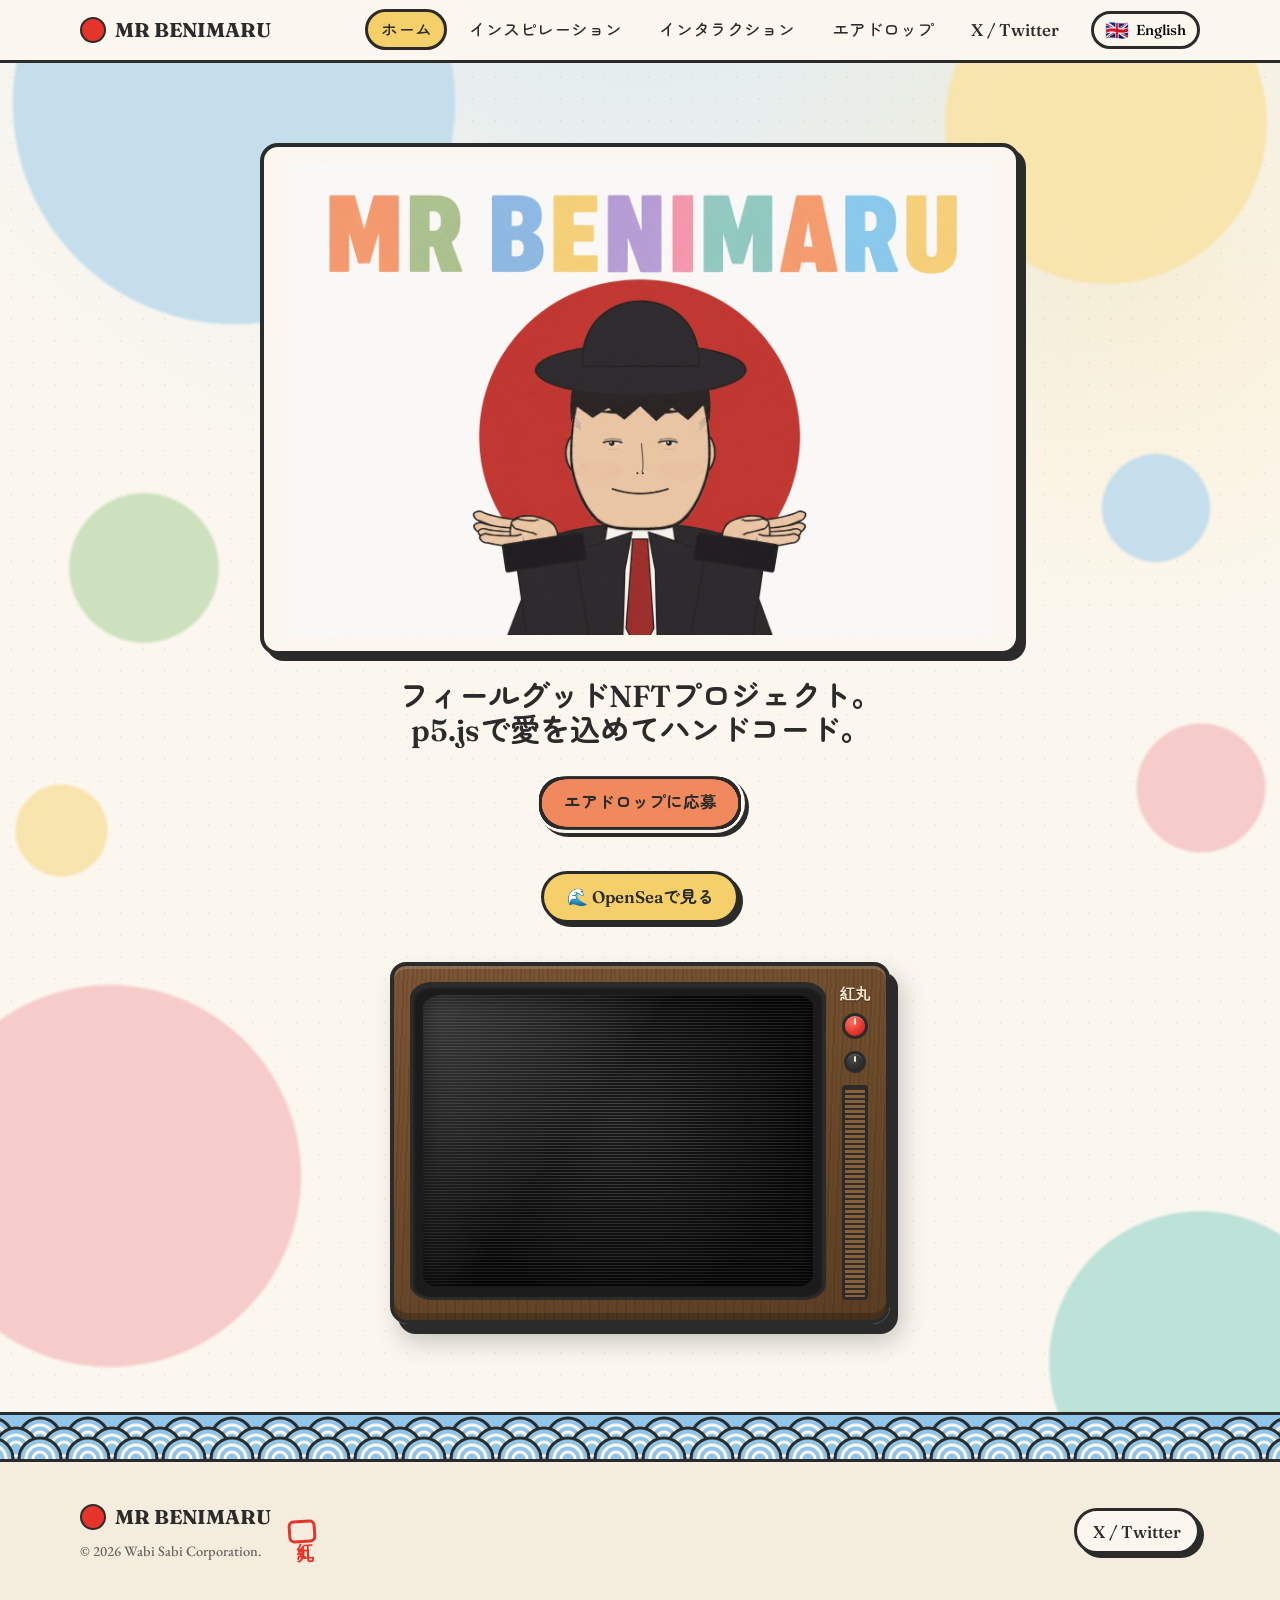
<file: index.html>
<!DOCTYPE html>
<html lang="en">
<head>
  <meta charset="UTF-8" />
  <meta name="viewport" content="width=device-width, initial-scale=1.0" />
  <title>Mr Benimaru — A Nostalgic Costume Adventure, On-Chain</title>
  <meta name="description" content="Mr Benimaru is a pastel, retro NFT collection inspired by the 1970s adventures of Mr Benn. Explore the collection and apply for the airdrop." />

  <!-- social share cards -->
  <meta property="og:type" content="website" />
  <meta property="og:site_name" content="Mr Benimaru" />
  <meta property="og:title" content="Mr Benimaru — A Nostalgic Costume Adventure, On-Chain" />
  <meta property="og:description" content="A pastel, retro NFT collection inspired by the 1970s adventures of Mr Benn. Explore the collection and apply for the airdrop." />
  <meta property="og:url" content="https://mrbenimaru.xyz/" />
  <meta property="og:image" content="https://mrbenimaru.xyz/Assets/Pics/og-card.jpg" />
  <meta property="og:image:width" content="1200" />
  <meta property="og:image:height" content="630" />
  <meta name="twitter:card" content="summary_large_image" />
  <meta name="twitter:site" content="@MrBenimarusays" />

  <!-- hinomaru favicon (inline SVG — no extra file) -->
  <link rel="icon" href="data:image/svg+xml,%3Csvg xmlns='http://www.w3.org/2000/svg' viewBox='0 0 100 100'%3E%3Ccircle cx='50' cy='50' r='42' fill='%23E5352B' stroke='%232B2B2B' stroke-width='8'/%3E%3C/svg%3E" />
  <meta name="theme-color" content="#FBF7EF" />

  <link rel="preconnect" href="https://fonts.googleapis.com" />
  <link rel="preconnect" href="https://fonts.gstatic.com" crossorigin />
  <link rel="stylesheet" href="https://fonts.googleapis.com/css2?family=Fraunces:opsz,wght,SOFT@9..144,500..700,50&family=EB+Garamond:ital,wght@0,400..700;1,400..700&family=Zen+Maru+Gothic:wght@400;500;700&display=swap" />
  <link rel="stylesheet" href="css/styles.css" />
</head>
<body>
  <a class="skip-link" href="#main" data-i18n="nav.skip">Skip to content</a>

  <!-- ===== NAV (keep identical across pages) ===== -->
  <header class="nav">
    <div class="nav__inner">
      <a class="nav__brand" href="index.html">
        <span class="dot"></span> MR BENIMARU
      </a>
      <button class="nav__toggle" aria-label="Menu" aria-expanded="false" aria-controls="nav-links">☰</button>
      <ul class="nav__links" id="nav-links">
        <li><a href="index.html" data-i18n="nav.home">Home</a></li>
        <li><a href="inspiration.html" data-i18n="nav.inspiration">Inspiration</a></li>
        <li><a href="collection.html" data-i18n="nav.collection">Interaction</a></li>
        <li><a href="whitelist.html" data-i18n="nav.whitelist">Airdrop</a></li>
        <li><a href="https://x.com/MrBenimarusays" target="_blank" rel="noopener">X / Twitter</a></li>
      </ul>
      <button class="lang-toggle" id="lang-toggle" type="button" aria-label="Switch to Japanese" title="日本語 / English">
        <span class="lang-toggle__flag">🇯🇵</span>
        <span class="lang-toggle__label">日本語</span>
      </button>
    </div>
  </header>

  <!-- ===== HERO ===== -->
  <main id="main">
  <section class="hero">
    <!-- ambient liquid blobs (gooey filter) — decorative, hidden without js/goo.js:
         four big corner blobs + four smaller drifters that merge with them -->
    <div class="hero__goo" aria-hidden="true"><i></i><i></i><i></i><i></i><i></i><i></i><i></i><i></i></div>
    <div class="hero__inner wrap">
      <img class="hero__logo" src="Assets/Pics/banners/mr_benimaru_banner_v2.jpg" alt="Mr Benimaru"
           width="1520" height="1013" fetchpriority="high" />
      <h1 class="hero__tagline" data-i18n="home.lead">Feelgood NFT project, lovingly hand-coded in p5.js.</h1>
      <div class="hero__cta">
        <!-- single CTA: the airdrop is the one action that matters pre-launch
             (the nav covers Collection). goo button: data-i18n lives on the inner
             label span — i18n.js swaps innerHTML, which would wipe the goo layer
             if it sat on the <a> -->
        <a class="btn btn--primary btn--goo" href="whitelist.html">
          <span class="btn__goo" aria-hidden="true"><span class="btn__goo-pill"></span><i></i><i></i><i></i></span>
          <span class="btn__label" data-i18n="cta.whitelist">Apply for Airdrop</span>
        </a>
      </div>

      <!-- stat strip removed until mint details are decided — the .stats /
           .stat styles are kept in css/styles.css for when it returns -->
      <a class="launch-badge" href="https://opensea.io/collection/mr-benimaru" target="_blank" rel="noopener" data-i18n="home.launch">🌊 View on OpenSea</a>

      <div class="tv-row" data-tv>
        <!-- vintage 1970s walnut colour TV — plug it in (below) to power on the CRT -->
        <div class="tv">
          <div class="tv__screen">
            <!-- src is empty until powered on; JS swaps in data-card (test card).
                 Channel 2 (small knob) flips through the karuta stills, listed in js/tv.js -->
            <img class="tv__pic"
                 src="[data-uri]"
                 data-card="Assets/test-card.jpg"
                 alt="Test card — Mr Benimaru broadcast starting soon" />
            <span class="tv__caption" aria-hidden="true">BENIMARU カラー<br>しばらくお待ちください ・ PLEASE STAND BY</span>
            <span class="tv__static" aria-hidden="true"></span>
            <span class="tv__off" aria-hidden="true"></span>
          </div>
          <div class="tv__panel">
            <span class="tv__brand" aria-hidden="true">紅丸</span>
            <!-- red power knob: click to turn the TV on/off -->
            <button class="tv__power" type="button" aria-pressed="false"
                    aria-label="Turn the TV on" data-tv-power></button>
            <!-- channel knob: with the TV on, hop between the test card and the costume flipbook -->
            <button class="tv__knob" type="button" aria-label="Change channel"
                    data-tv-channel></button>
            <span class="tv__grille" aria-hidden="true"></span>
          </div>
        </div>

        <!-- PRESERVED FOR REUSE — decorative waribashi chopsticks in a hinomaru sleeve.
             Paired CSS lives (commented) in css/styles.css under "Chopsticks (preserved…)".
        <div class="chopsticks" aria-hidden="true">
          <span class="chopstick"></span>
          <span class="chopstick"></span>
          <span class="hashibukuro">
            <span class="hashibukuro__kanji">紅</span>
            <span class="hashibukuro__sun"></span>
            <span class="hashibukuro__kanji">丸</span>
          </span>
        </div>
        -->
      </div>
    </div>
  </section>
  </main>

  <!-- ===== FOOTER (keep identical across pages) ===== -->
  <footer class="footer">
    <div class="footer__inner wrap">
      <div class="footer__id">
        <div>
          <a href="index.html" class="nav__brand"><span class="dot"></span> MR BENIMARU</a>
          <p class="muted" style="margin:.4rem 0 0;" data-i18n="footer.copy">© 2026 Wabi Sabi Corporation.</p>
        </div>
        <span class="hanko" aria-hidden="true">紅丸</span>
      </div>
      <nav class="footer__social" aria-label="Social links">
        <!-- PLACEHOLDER links -->
        <a href="https://x.com/MrBenimarusays" target="_blank" rel="noopener">X / Twitter</a>
      </nav>
    </div>
  </footer>

  <script src="js/nav.js"></script>
  <script src="js/i18n.js"></script>
  <script src="js/goo.js"></script>
  <script src="js/tv.js"></script>
</body>
</html>
</file>
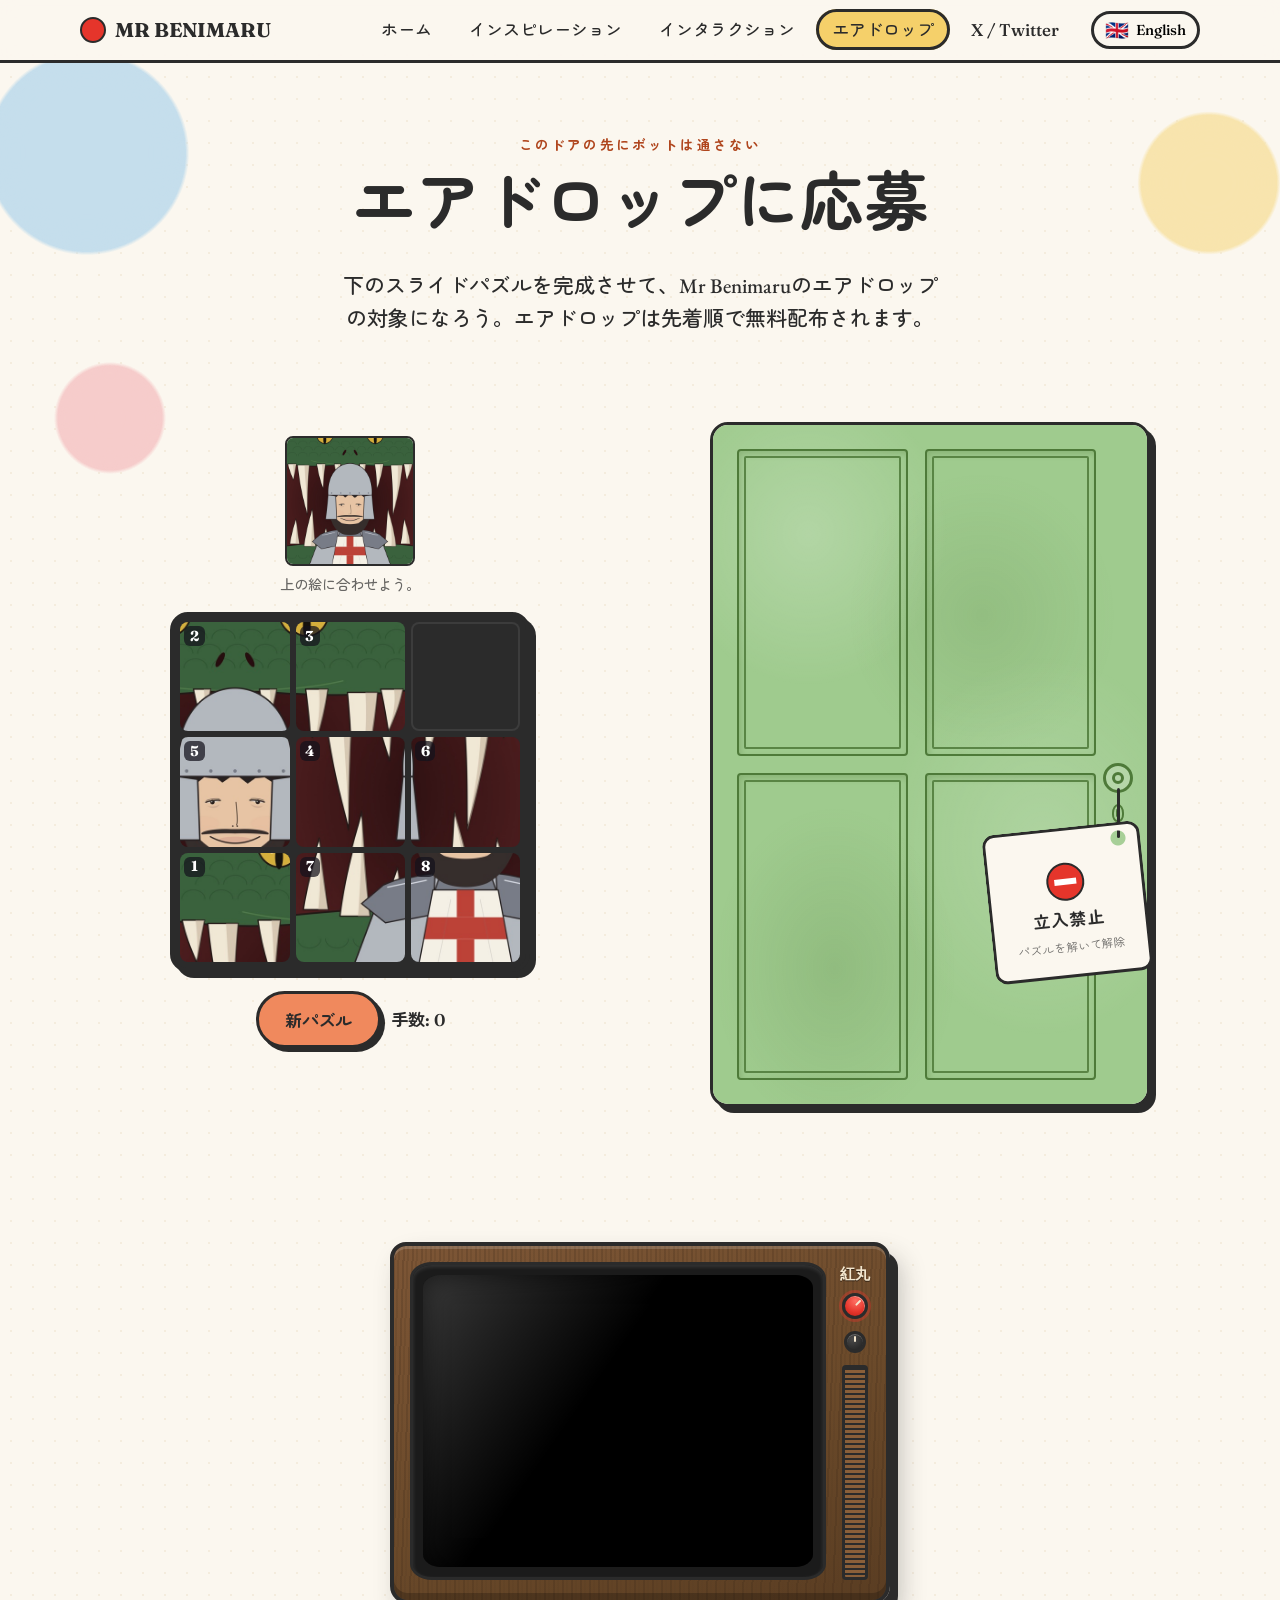
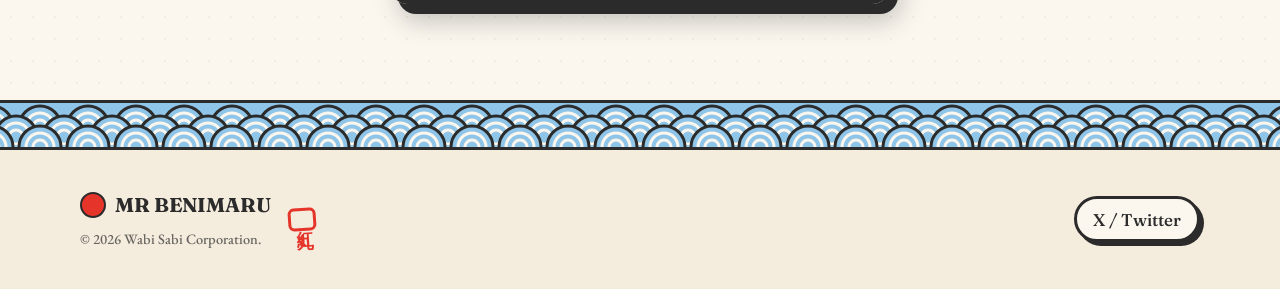
<file: whitelist.html>
<!DOCTYPE html>
<html lang="en">
<head>
  <meta charset="UTF-8" />
  <meta name="viewport" content="width=device-width, initial-scale=1.0" />
  <title>Airdrop — Mr Benimaru</title>
  <meta name="description" content="Complete Mr Benimaru's sliding puzzle to become eligible for the free, first-come-first-served Mr Benimaru airdrop." />

  <!-- social share cards -->
  <meta property="og:type" content="website" />
  <meta property="og:site_name" content="Mr Benimaru" />
  <meta property="og:title" content="Airdrop — Mr Benimaru" />
  <meta property="og:description" content="Complete Mr Benimaru's sliding puzzle to become eligible for the free, first-come-first-served Mr Benimaru airdrop." />
  <meta property="og:url" content="https://mrbenimaru.xyz/whitelist.html" />
  <meta property="og:image" content="https://mrbenimaru.xyz/Assets/Pics/og-card.jpg" />
  <meta property="og:image:width" content="1200" />
  <meta property="og:image:height" content="630" />
  <meta name="twitter:card" content="summary_large_image" />
  <meta name="twitter:site" content="@MrBenimarusays" />

  <!-- hinomaru favicon (inline SVG — no extra file) -->
  <link rel="icon" href="data:image/svg+xml,%3Csvg xmlns='http://www.w3.org/2000/svg' viewBox='0 0 100 100'%3E%3Ccircle cx='50' cy='50' r='42' fill='%23E5352B' stroke='%232B2B2B' stroke-width='8'/%3E%3C/svg%3E" />
  <meta name="theme-color" content="#FBF7EF" />

  <link rel="preconnect" href="https://fonts.googleapis.com" />
  <link rel="preconnect" href="https://fonts.gstatic.com" crossorigin />
  <link rel="stylesheet" href="https://fonts.googleapis.com/css2?family=Fraunces:opsz,wght,SOFT@9..144,500..700,50&family=EB+Garamond:ital,wght@0,400..700;1,400..700&family=Zen+Maru+Gothic:wght@400;500;700&display=swap" />
  <link rel="stylesheet" href="css/styles.css" />
</head>
<body class="page-whitelist">
  <a class="skip-link" href="#main" data-i18n="nav.skip">Skip to content</a>

  <!-- ===== NAV ===== -->
  <header class="nav">
    <div class="nav__inner">
      <a class="nav__brand" href="index.html">
        <span class="dot"></span> MR BENIMARU
      </a>
      <button class="nav__toggle" aria-label="Menu" aria-expanded="false" aria-controls="nav-links">☰</button>
      <ul class="nav__links" id="nav-links">
        <li><a href="index.html" data-i18n="nav.home">Home</a></li>
        <li><a href="inspiration.html" data-i18n="nav.inspiration">Inspiration</a></li>
        <li><a href="collection.html" data-i18n="nav.collection">Interaction</a></li>
        <li><a href="whitelist.html" data-i18n="nav.whitelist">Airdrop</a></li>
        <li><a href="https://x.com/MrBenimarusays" target="_blank" rel="noopener">X / Twitter</a></li>
      </ul>
      <button class="lang-toggle" id="lang-toggle" type="button" aria-label="Switch to Japanese" title="日本語 / English">
        <span class="lang-toggle__flag">🇯🇵</span>
        <span class="lang-toggle__label">日本語</span>
      </button>
    </div>
  </header>

  <main id="main">
    <!-- ambient liquid bubbles behind the page head — decorative, hidden without js/goo.js -->
    <div class="page-goo" aria-hidden="true"><div class="page-goo__field"><i></i><i></i><i></i></div></div>
    <div class="page-head wrap">
      <p class="eyebrow" data-i18n="wl.eyebrow">No bots beyond this door</p>
      <h1 data-i18n="wl.h1">Apply for Airdrop</h1>
      <p class="lead center" style="margin-inline:auto;" data-i18n="wl.lead">
        Complete the slide puzzle below to become eligible for the Mr Benimaru airdrop. They will be
        airdropped for free on a FCFS basis.
      </p>
    </div>

    <section class="section" style="padding-top:1rem;">
      <div class="wrap">
        <div class="wl-layout">

          <!-- ===== PUZZLE ===== -->
          <div class="puzzle-panel">
            <img class="thumb-hint" id="thumb-hint" src="" alt="Completed picture to aim for" />
            <p class="muted" style="margin:.4rem 0 1rem;" data-i18n="wl.goal">Goal: match the picture above.</p>

            <div class="puzzle show-numbers" id="puzzle" role="grid" aria-label="Sliding tile puzzle"></div>

            <div class="puzzle-controls">
              <button class="btn btn--primary" id="shuffle-btn" type="button" data-i18n="wl.newpuzzle">New puzzle</button>
              <span class="moves"><span data-i18n="wl.moves">Moves:</span> <span id="move-count">0</span></span>
            </div>

            <p class="solved-badge" id="solved-badge" data-i18n="wl.solved">✓ Solved! Your application is unlocked.</p>
          </div>

          <!-- ===== FORM (locked until solved) ===== -->
          <div class="wl-form-wrap card" id="form-wrap" style="padding:1.6rem;">
            <!-- as if by magic: tucked fully behind the card until the puzzle is
                 solved, then slides out to peek round the door edge -->
            <img class="door-shopkeeper" src="Assets/Pics/MrBenn/shopkeeper-peek.webp" alt="" aria-hidden="true" width="699" height="1423" loading="lazy" />
            <span class="door-shopkeeper-bubble" aria-hidden="true">ようこそ</span>
            <!-- the magic changing-room door: swings open when the puzzle is solved -->
            <div class="lock-overlay" id="lock-overlay">
              <div class="door">
                <span class="door__panel" aria-hidden="true"></span>
                <span class="door__panel" aria-hidden="true"></span>
                <span class="door__panel" aria-hidden="true"></span>
                <span class="door__panel" aria-hidden="true"></span>
                <span class="door__knob" aria-hidden="true"></span>
                <span class="door__keyhole" aria-hidden="true"></span>
                <span class="door__string" aria-hidden="true"></span>
                <span class="door__sign">
                  <span class="door__sign-roundel" aria-hidden="true"></span>
                  <span data-i18n="wl.lock1">No entry</span>
                  <span class="door__sign-sub" data-i18n="wl.lock2">Solve the puzzle to unlock</span>
                </span>
              </div>
            </div>

            <div id="wl-steps-wrap">
              <h2 style="font-size:1.5rem;" data-i18n="wl.stepsh2">Three steps to the airdrop</h2>
              <p class="muted" style="margin-top:-.4rem; font-size:1.05rem;" data-i18n="wl.stepssub">All on X — no forms. Complete each step, then tick it off.</p>

              <ol class="wl-steps" id="wl-steps">
                <li class="wl-step">
                  <span class="wl-step__num">1</span>
                  <div class="wl-step__body">
                    <p class="wl-step__label" data-i18n="wl.step1">Follow @MrBenimarusays on X.</p>
                    <!-- goo buttons: data-i18n lives on the inner label span — i18n.js swaps
                         innerHTML, which would wipe the goo layer if it sat on the <a> -->
                    <a class="btn btn--purple btn--goo wl-step__go" id="step-follow" href="https://x.com/MrBenimarusays" target="_blank" rel="noopener">
                      <span class="btn__goo" aria-hidden="true"><span class="btn__goo-pill"></span><i></i><i></i><i></i></span>
                      <span class="btn__label" data-i18n="wl.step1.cta">Follow on X →</span>
                    </a>
                  </div>
                  <label class="wl-step__check"><input type="checkbox" data-step="follow" disabled /> <span data-i18n="wl.done">Done</span></label>
                </li>
                <li class="wl-step">
                  <span class="wl-step__num">2</span>
                  <div class="wl-step__body">
                    <p class="wl-step__label" data-i18n="wl.step2">Like the pinned post.</p>
                    <a class="btn btn--purple btn--goo wl-step__go" id="step-like" href="https://x.com/MrBenimarusays" target="_blank" rel="noopener">
                      <span class="btn__goo" aria-hidden="true"><span class="btn__goo-pill"></span><i></i><i></i><i></i></span>
                      <span class="btn__label" data-i18n="wl.step2.cta">Like the post →</span>
                    </a>
                  </div>
                  <label class="wl-step__check"><input type="checkbox" data-step="like" disabled /> <span data-i18n="wl.done">Done</span></label>
                </li>
                <li class="wl-step">
                  <span class="wl-step__num">3</span>
                  <div class="wl-step__body">
                    <p class="wl-step__label" data-i18n="wl.step3">Reply to the pinned post with your wallet address.</p>
                    <a class="btn btn--purple btn--goo wl-step__go" id="step-reply" href="https://x.com/MrBenimarusays" target="_blank" rel="noopener">
                      <span class="btn__goo" aria-hidden="true"><span class="btn__goo-pill"></span><i></i><i></i><i></i></span>
                      <span class="btn__label" data-i18n="wl.step3.cta">Reply on X →</span>
                    </a>
                  </div>
                  <label class="wl-step__check"><input type="checkbox" data-step="reply" disabled /> <span data-i18n="wl.done">Done</span></label>
                </li>
              </ol>
            </div>

            <div class="form-success" id="form-success">
              <div class="big">🎩</div>
              <h2 style="font-size:1.6rem;" data-i18n="wl.success.h2">You're in the running!</h2>
              <p data-i18n="wl.success.body">We review the replies on the pinned post by hand. Keep an eye on @MrBenimarusays.</p>
            </div>
          </div>

        </div>
      </div>
    </section>

    <!-- ===== Station ident — Wabi Sabi Corporation ===== -->
    <!-- the home-page telly, always on: knobs are inert <span>s (no dead
         buttons for keyboards/screen readers) and the off/static/caption
         layers are dropped — this set only ever broadcasts the WSC ident -->
    <section class="section" style="padding-top:0;">
      <div class="wrap">
        <div class="tv-row is-on">
          <div class="tv">
            <div class="tv__screen">
              <video class="tv__pic" src="Assets/wsc-logo.mp4"
                     width="640" height="480" autoplay muted loop playsinline
                     disablepictureinpicture
                     aria-label="Wabi Sabi Corporation — animated station ident"></video>
            </div>
            <div class="tv__panel">
              <span class="tv__brand" aria-hidden="true">紅丸</span>
              <span class="tv__power" aria-hidden="true"></span>
              <span class="tv__knob" aria-hidden="true"></span>
              <span class="tv__grille" aria-hidden="true"></span>
            </div>
          </div>
        </div>
      </div>
    </section>
  </main>

  <!-- ===== FOOTER ===== -->
  <footer class="footer">
    <div class="footer__inner wrap">
      <div class="footer__id">
        <div>
          <a href="index.html" class="nav__brand"><span class="dot"></span> MR BENIMARU</a>
          <p class="muted" style="margin:.4rem 0 0;" data-i18n="footer.copy">© 2026 Wabi Sabi Corporation.</p>
        </div>
        <span class="hanko" aria-hidden="true">紅丸</span>
      </div>
      <nav class="footer__social" aria-label="Social links">
        <a href="https://x.com/MrBenimarusays" target="_blank" rel="noopener">X / Twitter</a>
      </nav>
    </div>
  </footer>

  <script src="js/nav.js"></script>
  <script src="js/i18n.js"></script>
  <script src="js/goo.js"></script>
  <script src="js/puzzle.js"></script>
</body>
</html>
</file>
<file: css/styles.css>
/* =========================================================
   MR BENIMARU — shared design system
   Retro / nostalgic NFT landing site (plain HTML/CSS/JS)
   ========================================================= */

/* Fonts are loaded via <link> in each page's <head> (faster than @import here).
   Zen Maru Gothic is the Japanese partner face — rounded like Fredoka/Quicksand —
   so the 日本語 toggle doesn't fall back to a bare system font. */

:root {
  /* palette sampled from the wordmark */
  --bg:      #FBF7EF;   /* warm off-white paper */
  --bg-2:    #F4ECDD;   /* slightly deeper panel */
  --ink:     #2B2B2B;   /* text + cartoon outlines */
  --orange:  #F0895D;
  --blue:    #8FC5E8;
  --purple:  #B79FD4;
  --yellow:  #F5D06A;
  --green:   #9FCB8E;
  --teal:    #7FCDC0;
  --pink:    #F2A0A8;
  --red:     #E5352B;   /* rising-sun red */

  /* darker text-weight accents — the pastels above fail WCAG AA as small text
     on the paper bg, so these carry accent-coloured *text* (headings/labels/tags)
     while the pastels stay for fills. --green-ink doubles as the door linework. */
  --orange-ink: #B0461E;   /* 5.25:1 on --bg */
  --green-ink:  #4E7A39;   /* 4.72:1 on --bg */

  --line:    #2B2B2B;            /* bold cartoon outline */
  --shadow:  6px 6px 0 var(--line);
  --shadow-sm: 4px 4px 0 var(--line);
  --radius:  18px;

  --maxw: 1120px;
  --font-head: 'Fraunces', 'Zen Maru Gothic', serif;
  --font-body: 'EB Garamond', 'Zen Maru Gothic', serif;
}

* { box-sizing: border-box; }

::selection { background: var(--yellow); color: var(--ink); }

/* cross-fade between pages instead of a hard white flash (progressive enhancement) */
@view-transition { navigation: auto; }

html { scroll-behavior: smooth; }

body {
  margin: 0;
  /* short pages: footer still sits at the bottom of the viewport */
  min-height: 100svh;
  display: flex;
  flex-direction: column;
  font-family: var(--font-body);
  /* EB Garamond runs small for its em size — compensate a touch */
  font-size: 1.0625rem;
  font-weight: 500;
  color: var(--ink);
  background-color: var(--bg);
  /* faint dotty paper texture */
  background-image: radial-gradient(var(--bg-2) 1px, transparent 1px);
  background-size: 22px 22px;
  line-height: 1.6;
}

h1, h2, h3 { font-family: var(--font-head); line-height: 1.1; margin: 0 0 .5em; text-wrap: balance; }
h1 { font-size: clamp(2.2rem, 6vw, 4rem); }
h2 { font-size: clamp(1.7rem, 4vw, 2.6rem); }
h3 { font-size: 1.25rem; }
p  { margin: 0 0 1rem; text-wrap: pretty; }
a  { color: inherit; }

/* height:auto keeps images with width/height attributes (set for layout
   stability) from stretching when CSS narrows them */
img { max-width: 100%; height: auto; display: block; }

.wrap { width: min(100% - 3rem, var(--maxw)); margin-inline: auto; }
.section { padding: clamp(3rem, 8vw, 6rem) 0; }
.center { text-align: center; }
.lead { font-size: 1.3rem; max-width: 60ch; }
.eyebrow {
  font-family: var(--font-head);
  font-weight: 700;
  letter-spacing: .16em;
  text-transform: uppercase;
  font-size: .85rem;
  color: var(--orange-ink);
  margin-bottom: .6rem;
}

/* keyboard users jump straight past the nav; invisible until focused */
.skip-link {
  position: absolute;
  left: -9999px;
  z-index: 100;
  padding: .7rem 1.2rem;
  font-family: var(--font-head);
  font-weight: 600;
  text-decoration: none;
  color: var(--ink);
  background: var(--yellow);
  border: 3px solid var(--line);
  border-radius: 999px;
}
.skip-link:focus {
  left: 1rem;
  top: 1rem;
}

/* ---------- Buttons ---------- */
.btn {
  display: inline-flex;
  align-items: center;
  gap: .5rem;
  font-family: var(--font-head);
  font-weight: 600;
  font-size: 1.05rem;
  text-decoration: none;
  cursor: pointer;
  padding: .85rem 1.6rem;
  border: 3px solid var(--line);
  border-radius: 999px;
  background: var(--blue);
  color: var(--ink);
  box-shadow: var(--shadow-sm);
  transition: transform .12s ease, box-shadow .12s ease;
}
.btn:hover { transform: translate(-2px, -2px); box-shadow: 6px 6px 0 var(--line); }
.btn:active { transform: translate(2px, 2px); box-shadow: 1px 1px 0 var(--line); }
/* .btn--goo blanks its own border, so this outer ring is the only focus cue */
.btn:focus-visible { outline: 3px solid var(--line); outline-offset: 3px; }
.btn--primary { background: var(--orange); }
.btn--ghost   { background: var(--bg); }
.btn--purple  { background: var(--purple); }

/* ---------- Nav ---------- */
.nav {
  position: sticky;
  top: 0;
  z-index: 50;
  background: rgba(251, 247, 239, .9);
  backdrop-filter: blur(8px);
  border-bottom: 3px solid var(--line);
}
.nav__inner {
  width: min(100% - 2.4rem, var(--maxw));
  margin-inline: auto;
  display: flex;
  align-items: center;
  justify-content: space-between;
  gap: 1rem;
  padding: .7rem 0;
}
.nav__brand {
  display: flex;
  align-items: center;
  gap: .55rem;
  text-decoration: none;
  font-family: var(--font-head);
  font-weight: 700;
  font-size: 1.25rem;
}
.nav__brand .dot {
  width: 26px; height: 26px;
  background: var(--red);
  border-radius: 50%;
  border: 2px solid var(--line);
  flex: 0 0 auto;
}
.nav__links {
  display: flex;
  align-items: center;
  gap: .35rem;
  list-style: none;
  margin: 0; padding: 0;
}
.nav__links a {
  text-decoration: none;
  font-family: var(--font-head);
  font-weight: 500;
  padding: .45rem .8rem;
  border-radius: 999px;
  border: 3px solid transparent;
  transition: background .15s ease, border-color .15s ease;
}
.nav__links a:hover { background: var(--bg-2); }
.nav__links a:focus-visible { outline: 3px solid var(--line); outline-offset: 3px; }
.nav__links a.is-active {
  background: var(--yellow);
  border-color: var(--line);
}
.nav__toggle {
  display: none;
  border: 3px solid var(--line);
  background: var(--bg);
  border-radius: 12px;
  width: 46px; height: 42px;
  cursor: pointer;
  font-size: 1.2rem;
}

/* push everything after the brand to the right edge of the bar */
.nav__brand { margin-right: auto; }

/* language flag toggle */
.lang-toggle {
  display: inline-flex;
  align-items: center;
  gap: .4rem;
  font-family: var(--font-head);
  font-weight: 500;
  font-size: .9rem;
  line-height: 1;
  cursor: pointer;
  padding: .4rem .7rem;
  background: var(--bg);
  border: 3px solid var(--line);
  border-radius: 999px;
  transition: background .15s ease, transform .1s ease;
}
.lang-toggle:hover { background: var(--bg-2); }
.lang-toggle:active { transform: translateY(1px); }
.lang-toggle:focus-visible { outline: 3px solid var(--line); outline-offset: 3px; }
.lang-toggle__flag { font-size: 1.2rem; }

@media (max-width: 760px) {
  .nav__toggle { display: block; }
  .nav__links {
    position: absolute;
    top: 100%; left: 0; right: 0;
    flex-direction: column;
    align-items: stretch;
    gap: .25rem;
    background: var(--bg);
    border-bottom: 3px solid var(--line);
    padding: .8rem 1.2rem 1.2rem;
    display: none;
  }
  .nav__links.is-open { display: flex; }
  .nav__links a { padding: .7rem .8rem; }
  .lang-toggle__label { display: none; }   /* flag-only to save space */
}

/* ---------- Hero ---------- */
.hero {
  position: relative;
  overflow: hidden;
  text-align: center;
  padding: clamp(2.5rem, 7vw, 5rem) 0 clamp(3rem, 8vw, 5.5rem);
  /* soft pastel wash so the hero reads as its own scene, not flat paper */
  background:
    radial-gradient(110% 80% at 50% -10%, rgba(143, 197, 232, .26), transparent 58%),
    radial-gradient(60% 55% at 88% 14%, rgba(245, 208, 106, .20), transparent 52%);
}
.hero__inner { position: relative; z-index: 1; }
.hero__logo {
  display: block;
  width: min(92%, 760px);
  margin: 0 auto 1.6rem;
  /* the banner JPG has a baked-in white background — a paper-toned plate
     plus multiply blend melts the white into the page, so the hero wash
     and goo blobs read through faintly instead of a stark #fff rectangle
     (border/shadow are solid ink, so multiply leaves them unchanged) */
  background: var(--bg);
  mix-blend-mode: multiply;
  border: 4px solid var(--line);
  border-radius: var(--radius);
  box-shadow: var(--shadow);
  padding: 1rem 1.4rem;
}
/* the h1 tagline under the banner — headline-sized, not poster-sized */
.hero__tagline {
  font-size: clamp(1.35rem, 3.2vw, 1.9rem);
  font-weight: 600;
  max-width: 30ch;
  margin: 0 auto .4rem;
}
.hero__cta { display: flex; gap: .9rem; justify-content: center; flex-wrap: wrap; margin-top: 1.6rem; }

/* launch teaser badge (stands in for the stat strip until mint details land) */
.launch-badge {
  display: inline-flex;
  align-items: center;
  gap: .5rem;
  margin: 2.4rem 0 0;
  font-family: var(--font-head);
  font-weight: 600;
  font-size: 1.05rem;
  padding: .6rem 1.4rem;
  background: var(--yellow);
  border: 3px solid var(--line);
  border-radius: 999px;
  box-shadow: var(--shadow-sm);
  text-decoration: none;
}

/* teaser stat strip (currently unused — kept for when mint details land) */
.stats {
  display: flex;
  flex-wrap: wrap;
  justify-content: center;
  gap: .8rem;
  margin-top: 2.4rem;
}
.stat {
  background: var(--bg);
  border: 3px solid var(--line);
  border-radius: var(--radius);
  box-shadow: var(--shadow-sm);
  padding: .9rem 1.4rem;
  min-width: 140px;
}
.stat b { font-family: var(--font-head); font-size: 1.5rem; display: block; }
.stat span { font-size: .85rem; opacity: .8; }

/* ---------- Generic card ---------- */
.card {
  background: var(--bg);
  border: 3px solid var(--line);
  border-radius: var(--radius);
  box-shadow: var(--shadow);
  overflow: hidden;
}

/* ---------- Vintage 1970s colour TV (home page hero montage) ---------- */
.tv-row {
  display: flex;
  flex-direction: column;
  align-items: center;
  width: 100%;
  max-width: min(540px, 100%);
  margin: 2.4rem auto 0;
}
.tv {
  position: relative;
  display: flex;
  align-items: stretch;
  gap: 14px;
  width: 100%;
  max-width: min(500px, 100%);
  padding: 16px 16px 20px;
  /* walnut cabinet: warm base wash with fine grain streaks layered over it */
  background:
    repeating-linear-gradient(92deg,
      rgba(60, 40, 24, .22) 0 2px,
      rgba(124, 86, 51, 0) 2px 4px,
      rgba(90, 62, 36, .28) 4px 6px,
      rgba(124, 86, 51, 0) 6px 9px),
    linear-gradient(160deg, #7d5636 0%, #6b4a2a 55%, #5a3d22 100%);
  border: 4px solid var(--line);
  border-radius: 16px 16px 18px 18px;
  /* raised top highlight + hard cartoon offset + soft drop, matching the site's depth style */
  box-shadow:
    inset 0 3px 0 rgba(255, 255, 255, .16),
    inset 0 -7px 0 rgba(0, 0, 0, .22),
    8px 10px 0 var(--line),
    10px 16px 26px rgba(43, 43, 43, .28);
  transition: transform .16s ease, box-shadow .16s ease;
}
.tv:hover {
  transform: translateY(-3px);
  box-shadow:
    inset 0 3px 0 rgba(255, 255, 255, .16),
    inset 0 -7px 0 rgba(0, 0, 0, .22),
    8px 13px 0 var(--line),
    10px 20px 30px rgba(43, 43, 43, .32);
}
/* the CRT: dark bezel around a bulged-corner glass screen */
.tv__screen {
  position: relative;
  flex: 1 1 auto;
  padding: 10px;
  background: #1b1b1b;
  border: 3px solid var(--line);
  border-radius: 22px / 16px;
  box-shadow: inset 0 2px 4px rgba(255, 255, 255, .12);
}
.tv__screen img,
.tv__screen video {
  display: block;
  width: 100%;
  height: 100%;
  aspect-ratio: 4 / 3;
  object-fit: cover;
  /* bias the cover-crop right so the test card's clown isn't cut off
     (channel 2's karuta stills are near-square, so only their height crops) */
  object-position: 73% 50%;
  background: #000;
  border-radius: 18px / 13px;   /* the classic curved-corner CRT glass */
}
/* while broadcasting: a gentle CRT brightness flicker + the odd 1px jump */
.tv-row.is-on .tv__pic {
  animation: tv-flicker 4.3s linear infinite, tv-jitter 5.7s linear infinite;
}
@keyframes tv-flicker {
  0%, 100% { opacity: 1; }
  7%   { opacity: .97; }
  9%   { opacity: 1; }
  34%  { opacity: .98; }
  36%  { opacity: 1; }
  53%  { opacity: .95; }
  55%  { opacity: 1; }
  78%  { opacity: .98; }
  80%  { opacity: 1; }
}
@keyframes tv-jitter {
  0%, 96.4%, 98.6%, 100% { transform: none; }
  96.8% { transform: translateX(1px); }
  97.6% { transform: translateX(-1px); }
}
/* a faint "hum bar" that slowly rolls down the picture */
.tv__screen::before {
  content: "";
  position: absolute;
  inset: 10px;
  border-radius: 18px / 13px;
  background: linear-gradient(to bottom,
      rgba(255, 255, 255, 0) 0 88%,
      rgba(205, 228, 255, .05) 91%,
      rgba(255, 255, 255, .11) 94%,
      rgba(205, 228, 255, .05) 97%,
      rgba(255, 255, 255, 0) 100%) 0 0 / 100% 300% no-repeat;
  opacity: 0;
  pointer-events: none;
  z-index: 2;
}
.tv-row.is-on .tv__screen::before {
  opacity: 1;
  animation: tv-roll 8s linear infinite;
}
@keyframes tv-roll {
  from { background-position-y: 150%; }
  to   { background-position-y: 0%; }
}
/* broadcast ident strip, shown on the test-card channel only */
.tv__caption {
  position: absolute;
  left: 50%;
  bottom: 17%;
  transform: translateX(-50%);
  z-index: 1;
  width: max-content;
  max-width: 82%;
  padding: .35em .9em;
  background: rgba(10, 10, 10, .78);
  color: #f4e7cf;
  font-size: .62rem;
  letter-spacing: .14em;
  line-height: 1.7;
  text-align: center;
  border-radius: 2px;
  text-shadow: 0 0 5px rgba(244, 231, 207, .4);
  opacity: 0;
  transition: opacity .3s ease;
  pointer-events: none;
}
.tv-row.is-on:not(.is-ch2):not(.is-tuning) .tv__caption {
  opacity: 1;
  transition-delay: .4s;   /* let the power-on flash clear first */
}
/* burst of static while the channel knob "tunes" */
.tv__static {
  position: absolute;
  inset: 10px;
  border-radius: 18px / 13px;
  background: #0e0e0e url("data:image/svg+xml,%3Csvg xmlns='http://www.w3.org/2000/svg' width='160' height='160'%3E%3Cfilter id='n'%3E%3CfeTurbulence type='fractalNoise' baseFrequency='0.9' numOctaves='2' stitchTiles='stitch'/%3E%3CfeColorMatrix type='saturate' values='0'/%3E%3C/filter%3E%3Crect width='160' height='160' filter='url(%23n)'/%3E%3C/svg%3E");
  opacity: 0;
  pointer-events: none;
  z-index: 2;
}
.tv-row.is-tuning .tv__static {
  opacity: 1;
  animation: tv-snow .4s steps(1, end) infinite;
}
@keyframes tv-snow {
  0%   { background-position: 0 0; }
  12%  { background-position: -28px 16px; }
  25%  { background-position: 22px -34px; }
  38%  { background-position: -46px -8px; }
  50%  { background-position: 14px 30px; }
  62%  { background-position: -10px -44px; }
  75%  { background-position: 38px 6px; }
  88%  { background-position: -20px 40px; }
  100% { background-position: 0 0; }
}
/* "screen off" overlay: dark glass with faint scanlines, sits over the (empty) picture */
.tv__off {
  position: absolute;
  inset: 10px;
  border-radius: 18px / 13px;
  background:
    repeating-linear-gradient(0deg, rgba(255, 255, 255, .05) 0 1px, rgba(0, 0, 0, .55) 1px 3px),
    radial-gradient(circle at 50% 42%, #3a3a3a 0%, #141414 72%);
  pointer-events: none;
  z-index: 2;
}
/* powered on: flash white, then fade the dark overlay away to reveal the GIF */
.tv-row.is-on .tv__off {
  animation: tv-power-on .5s ease forwards;
}
/* remembered state restored on load: skip the flash, just show it already on */
.tv-row.no-flash.is-on .tv__off {
  animation: none;
  opacity: 0;
}
@keyframes tv-power-on {
  0%   { opacity: 1; background: #fdf6e6; }
  16%  { opacity: 1; background: #fdf6e6; }   /* the CRT "flash" */
  100% { opacity: 0; background: #fdf6e6; }
}
/* screen glass: soft inner vignette + a diagonal glare sheen (sits above everything) */
.tv__screen::after {
  content: "";
  position: absolute;
  inset: 10px;
  border-radius: 18px / 13px;
  background: linear-gradient(125deg, rgba(255, 255, 255, .22) 0%, rgba(255, 255, 255, 0) 42%);
  box-shadow: inset 0 0 24px rgba(0, 0, 0, .55);
  pointer-events: none;
  z-index: 3;
}
/* control panel to the right of the screen */
.tv__panel {
  flex: 0 0 auto;
  display: flex;
  flex-direction: column;
  align-items: center;
  gap: 12px;
  padding-top: 4px;
}
.tv__brand {
  font-family: "Hiragino Mincho ProN", "Yu Mincho", "Noto Serif JP", serif;
  font-weight: 700;
  font-size: .95rem;
  line-height: 1;
  color: #f4e7cf;
  text-shadow: 0 1px 0 rgba(0, 0, 0, .5);
}
/* channel knob — a real button: with the TV on it hops to channel 2 */
.tv__knob {
  appearance: none;
  -webkit-appearance: none;
  font: inherit;
  padding: 0;
  position: relative;
  width: 22px;
  aspect-ratio: 1;
  border-radius: 50%;
  border: 3px solid var(--line);
  background: radial-gradient(circle at 35% 30%, #4a4a4a 0%, #2b2b2b 70%);
  box-shadow: inset 0 1px 0 rgba(255, 255, 255, .25);
  cursor: pointer;
  transition: transform .3s ease, filter .2s ease;
}
.tv__knob:hover  { filter: brightness(1.2); }
.tv__knob:active { transform: scale(.92); }
.tv__knob:focus-visible { outline: 3px solid var(--line); outline-offset: 3px; }
.tv-row.is-ch2 .tv__knob { transform: rotate(120deg); }
.tv__knob::before {           /* pointer notch */
  content: "";
  position: absolute;
  top: 2px;
  left: 50%;
  width: 2px;
  height: 6px;
  transform: translateX(-50%);
  background: #f4e7cf;
  border-radius: 1px;
}
.tv__grille {
  width: 26px;
  flex: 1 1 auto;
  min-height: 34px;
  border: 3px solid var(--line);
  border-radius: 4px;
  background:
    repeating-linear-gradient(var(--line) 0 2px, #8a5f39 2px 5px);
}

/* ---------- Red power knob (click to turn the TV on/off) ---------- */
.tv__power {
  appearance: none;
  -webkit-appearance: none;
  font: inherit;
  padding: 0;
  position: relative;
  width: 26px;
  aspect-ratio: 1;
  border-radius: 50%;
  border: 3px solid var(--line);
  background: radial-gradient(circle at 35% 30%, #ff6f63 0%, var(--red) 58%, #b81e16 100%);
  box-shadow: inset 0 1px 0 rgba(255, 255, 255, .4);
  cursor: pointer;
  transition: transform .15s ease-out, box-shadow .2s ease;
}
.tv__power::before {           /* pointer notch, points up when off */
  content: "";
  position: absolute;
  top: 2px;
  left: 50%;
  width: 2px;
  height: 7px;
  transform: translateX(-50%);
  background: #f4e7cf;
  border-radius: 1px;
}
.tv__power:hover  { filter: brightness(1.06); }
.tv__power:active { transform: scale(.94); }
.tv__power:focus-visible { outline: 3px solid var(--line); outline-offset: 3px; }
/* on: knob turns and lights up with a red glow */
.tv-row.is-on .tv__power {
  transform: rotate(45deg);
  box-shadow: inset 0 1px 0 rgba(255, 255, 255, .4), 0 0 0 3px rgba(229, 53, 43, .38);
}

/* decorative set (whitelist ident): knobs are <span>s, not <button>s —
   drop the clickable affordances the shared knob styles carry */
span.tv__power, span.tv__knob { cursor: default; }
span.tv__power:hover, span.tv__knob:hover { filter: none; }
span.tv__power:active { transform: rotate(45deg); }  /* stay in the "on" position */
span.tv__knob:active { transform: none; }

@media (prefers-reduced-motion: reduce) {
  .tv { transition: none; }
  .tv:hover { transform: none; }
  .tv__power { transition: none; }
  .tv-row.is-on .tv__power { transform: none; }
  .tv-row.is-on .tv__off { animation: none; opacity: 0; }
  .tv-row.is-on .tv__pic { animation: none; }
  .tv-row.is-on .tv__screen::before { animation: none; opacity: 0; }
  .tv-row.is-tuning .tv__static { animation: none; }
  .tv__knob { transition: none; }
  .tv-row.is-ch2 .tv__knob { transform: none; }
  .tv__caption { transition: none; }
  /* the timelapse is paused + given controls from nav.js — CSS can't stop a video */
  .sketchwin { transition: none; }
  .sketchwin:hover { translate: none; box-shadow: var(--shadow); }
  .sketchwin__pip { animation: none; }
}
@media (max-width: 560px) {
  .tv { max-width: 100%; }
  .tv__panel { gap: 9px; }
  .tv__knob { width: 18px; }
  .tv__grille { width: 20px; }
}

/* ---------- Chopsticks (preserved for reuse — see index.html) ----------
   A pair of waribashi sheathed in a hi-no-maru paper sleeve. Retired from the
   home page when the bento frame became a TV; kept here to drop onto another page.

.chopsticks {
  position: relative;
  flex: 0 0 auto;
  display: flex;
  gap: 7px;
  padding-top: 6px;
  filter: drop-shadow(3px 5px 4px rgba(43, 43, 43, .22));
}
.chopstick {
  width: 15px;
  height: 100%;
  background: linear-gradient(95deg, #EAD2A4 0%, #DCB67E 48%, #C99B59 100%);
  border: 3px solid var(--line);
  border-radius: 7px 7px 4px 4px;
  box-shadow: inset 2px 0 0 rgba(255, 255, 255, .35);
}
.hashibukuro {
  position: absolute;
  bottom: 0;
  left: -7px;
  right: -7px;
  height: 38%;
  background: var(--bg);
  border: 3px solid var(--line);
  border-radius: 6px;
  display: flex;
  flex-direction: column;
  align-items: center;
  justify-content: space-evenly;
  padding: 6px 0;
  box-shadow: inset 0 10px 0 -8px var(--line);
}
.hashibukuro__sun {
  width: 52%;
  aspect-ratio: 1;
  border-radius: 50%;
  background: var(--red);
  border: 2px solid var(--line);
  flex: 0 0 auto;
}
.hashibukuro__kanji {
  font-family: "Hiragino Mincho ProN", "Yu Mincho", "Noto Serif JP", serif;
  font-weight: 700;
  font-size: 1.1rem;
  line-height: 1;
  color: var(--ink);
}
---------- end preserved chopsticks ---------- */

/* page header band */
.page-head {
  text-align: center;
  padding: clamp(3rem, 7vw, 4.5rem) 0 1rem;
}

/* ---------- Inspiration ---------- */

/* big pastel year, digits colored like the wordmark, gently hand-set */
.year-mark {
  display: flex;
  justify-content: center;
  gap: .04em;
  font-family: var(--font-head);
  font-weight: 700;
  font-size: clamp(4rem, 12vw, 7.5rem);
  line-height: 1;
  margin: .05em 0 .25em;
  user-select: none;
}
.year-mark span:nth-child(4n+1) { color: var(--orange); transform: rotate(-3deg); }
.year-mark span:nth-child(4n+2) { color: var(--blue);   transform: rotate(2deg) translateY(.03em); }
.year-mark span:nth-child(4n+3) { color: var(--purple); transform: rotate(-2deg); }
.year-mark span:nth-child(4n)   { color: var(--green);  transform: rotate(3deg) translateY(.02em); }
/* smaller variant for word headings ("The Artist") so they fit on phones */
.year-mark--sm { font-size: clamp(2.4rem, 8vw, 5rem); }
.year-mark__gap { width: .35em; }

.prose { max-width: 65ch; margin-inline: auto; font-size: 1.15rem; line-height: 1.75; }
.prose .placeholder {
  background: repeating-linear-gradient(-45deg, #fff7e6, #fff7e6 10px, #fdeccd 10px, #fdeccd 20px);
  border: 2px dashed var(--orange);
  border-radius: 12px;
  padding: 1rem 1.2rem;
  margin: 1.4rem 0;
}
.ref-grid {
  display: grid;
  grid-template-columns: repeat(auto-fit, minmax(220px, 1fr));
  gap: 1.4rem;
  margin-top: 2.5rem;
}
.ref-grid figure { margin: 0; }
.ref-grid img {
  width: 100%;
  aspect-ratio: 4/3;
  object-fit: contain;
  object-position: center;
  /* white mat: the stills have baked-in white backgrounds, so letterbox space must be white too */
  background: #fff;
  padding: .75rem;
  border-bottom: 3px solid var(--line);
}
.ref-grid figcaption { padding: .7rem 1rem; font-size: .9rem; }

/* artist images are full-bleed square illustrations, not photos on a
   white background — skip the white mat so no seam shows against them */
.ref-grid--art img {
  aspect-ratio: 1/1;
  background: none;
  padding: 0;
}
.ref-zoom { display: block; cursor: zoom-in; }
.ref-zoom:focus-visible { outline: 3px solid var(--orange); outline-offset: -3px; }

/* pop-up on hover, same feel as the home-page TV / .nft cards.
   Uses the standalone `translate` property so it can't fight the
   reveal-on-scroll animation, which owns `transform` on these figures. */
.ref-grid .card { transition: translate .16s ease, box-shadow .16s ease; }
.ref-grid .card:hover,
.ref-grid .card:focus-within {
  translate: -3px -3px;
  box-shadow: 9px 9px 0 var(--line);
}

/* ---------- Sketch window (p5.js render timelapse, inspiration page) ----------
   An editor-style frame so the clip reads as code running, not as broadcast —
   the .tv set above is spoken for. Same ink/shadow tokens as .card. */
.sketchwin {
  max-width: min(480px, 100%);
  margin: 2.4rem auto 0;
  border: 3px solid var(--line);
  border-radius: var(--radius);
  box-shadow: var(--shadow);
  background: var(--bg);
  overflow: hidden;
  transition: translate .16s ease, box-shadow .16s ease;
}
.sketchwin:hover {
  translate: -3px -3px;
  box-shadow: 9px 9px 0 var(--line);
}
.sketchwin__bar {
  display: flex;
  align-items: center;
  gap: .5rem;
  padding: .5rem .8rem;
  background: var(--bg-2);
  border-bottom: 3px solid var(--line);
  font-family: var(--font-head);
  font-size: .85rem;
  font-weight: 700;
}
.sketchwin__dots { display: flex; gap: 6px; }
.sketchwin__dots i {
  width: 11px;
  height: 11px;
  border: 2px solid var(--line);
  border-radius: 50%;
}
.sketchwin__dots i:nth-child(1) { background: var(--red); }
.sketchwin__dots i:nth-child(2) { background: var(--yellow); }
.sketchwin__dots i:nth-child(3) { background: var(--green); }
/* centred in the bar regardless of how wide the two end caps are */
.sketchwin__name { margin-inline: auto; }
.sketchwin__run {
  display: flex;
  align-items: center;
  gap: 5px;
  font-size: .7rem;
  color: var(--green-ink);
}
.sketchwin__pip {
  width: 8px;
  height: 8px;
  border-radius: 50%;
  background: var(--green-ink);
  animation: sketch-pip 1.6s ease-in-out infinite;
}
@keyframes sketch-pip {
  0%, 100% { opacity: 1; }
  50%      { opacity: .25; }
}
/* white canvas: frame one of the timelapse is a blank sketch, so the
   pre-load state reads as an empty canvas rather than a hole in the page */
.sketchwin__canvas {
  display: block;
  width: 100%;
  /* the height="720" attribute is a presentational hint on the height property,
     so without this the box stays 720px tall and aspect-ratio never applies —
     which letterboxes the square clip between white bands */
  height: auto;
  aspect-ratio: 1/1;
  object-fit: contain;
  background: #fff;
}
.sketchwin__caption {
  padding: .7rem 1rem;
  border-top: 3px solid var(--line);
  font-size: .9rem;
}
.sketchwin__caption::before {
  content: '> ';
  color: var(--green-ink);
  font-weight: 700;
}

/* ---------- Collection grid ---------- */
.grid {
  display: grid;
  grid-template-columns: repeat(auto-fill, minmax(210px, 1fr));
  gap: 1.4rem;
  margin-top: 2.5rem;
}
.nft {
  cursor: pointer;
  transition: transform .14s ease, box-shadow .14s ease;
}
.nft:hover { transform: translate(-3px, -3px); box-shadow: 9px 9px 0 var(--line); }
.nft img { width: 100%; aspect-ratio: 1; object-fit: cover; background: var(--bg-2); }
.nft figcaption {
  font-family: var(--font-head);
  font-weight: 500;
  padding: .65rem .9rem;
  border-top: 3px solid var(--line);
  display: flex;
  justify-content: space-between;
}
.nft figcaption .tag { color: var(--orange-ink); }

/* ---------- Karuta memory game ---------- */
.karuta-bar {
  display: flex;
  flex-wrap: wrap;
  align-items: center;
  justify-content: space-between;
  gap: 1rem;
  margin-top: 1.5rem;
}
.karuta-status {
  font-family: var(--font-head);
  font-size: 1.1rem;
  margin: 0;
}

.karuta-board { position: relative; margin-top: 1.2rem; }   /* anchors the クリア overlay */

/* phones: the shared .grid's 210px minimum column collapses the board to a
   single tall stack — force 3×4 so the whole game stays in view */
@media (max-width: 760px) {
  .karuta-board {
    grid-template-columns: repeat(3, 1fr);
    gap: .6rem;
  }
}

/* ---------- クリア celebration (shared game-win stamp) ----------
   Built on win by js/karuta.js (memory game, auto-redeals after) and
   js/puzzle.js (whitelist gate, stamp plays over the solved picture):
   a cream veil over the board and a big hinomaru stamp that slams in,
   holds, then zooms away. Both animations run once; the overlay element
   is removed by JS when they finish. Parent needs position:relative. */
.game-clear {
  position: absolute;
  inset: 0;
  z-index: 5;
  display: flex;
  align-items: center;
  justify-content: center;
  pointer-events: none;
  background: rgba(251, 247, 239, .6);
  border-radius: var(--radius);
  animation: game-clear-veil 2s ease both;
}
.game-clear__stamp {
  position: relative;
  display: flex;
  align-items: center;
  justify-content: center;
  width: min(64%, 300px);
  aspect-ratio: 1;
  border-radius: 50%;
  background: var(--red);
  border: 4px solid var(--line);
  box-shadow: var(--shadow);
  font-family: var(--font-head);
  font-weight: 700;
  font-size: clamp(2rem, 7vw, 3rem);
  letter-spacing: .04em;
  color: var(--bg);
  animation: game-clear-stamp 2s cubic-bezier(.34, 1.56, .64, 1) both;
}
/* shockwave ring fired as the stamp lands */
.game-clear__stamp::after {
  content: "";
  position: absolute;
  inset: -4px;
  border: 4px solid var(--red);
  border-radius: 50%;
  opacity: 0;
  animation: game-clear-ring 2s ease-out both;
}
@keyframes game-clear-veil {
  0%   { opacity: 0; }
  10%  { opacity: 1; }
  82%  { opacity: 1; }
  100% { opacity: 0; }
}
/* zoom in from "camera", overshoot-settle, hold, wind up, zoom out */
@keyframes game-clear-stamp {
  0%   { opacity: 0; transform: scale(3) rotate(4deg); }
  14%  { opacity: 1; transform: scale(.92) rotate(-7deg); }
  24%  { transform: scale(1.06) rotate(-4deg); }
  32%  { transform: scale(1) rotate(-6deg); }
  76%  { opacity: 1; transform: scale(1) rotate(-6deg); }
  86%  { opacity: 1; transform: scale(1.18) rotate(-2deg); }
  100% { opacity: 0; transform: scale(0) rotate(-50deg); }
}
@keyframes game-clear-ring {
  0%, 13% { transform: scale(.9); opacity: 0; }
  16%     { transform: scale(1);  opacity: 1; }
  46%     { transform: scale(1.55); opacity: 0; }
  100%    { transform: scale(1.55); opacity: 0; }
}
/* green "go" variant — the スタート stamp when a karuta round opens;
   pastel green needs dark text where the red stamp carries cream */
.game-clear--start .game-clear__stamp {
  background: var(--green);
  color: var(--line);
}
.game-clear--start .game-clear__stamp::after {
  border-color: var(--green);
}

/* the card is a flip container; the .card frame lives on each face */
.karuta-card {
  position: relative;
  aspect-ratio: 1;
  padding: 0;
  border: 0;
  background: none;
  box-shadow: none;
  overflow: visible;   /* .card's overflow:hidden would clip the face shadows */
  border-radius: var(--radius);
  cursor: pointer;
  perspective: 900px;
  font: inherit;
  color: inherit;
}
.karuta-card__inner {
  position: relative;
  display: block;
  width: 100%;
  height: 100%;
  transition: transform .35s ease;
  transform-style: preserve-3d;
}
.karuta-card.is-flipped .karuta-card__inner { transform: rotateY(180deg); }

.karuta-card__back,
.karuta-card__front {
  position: absolute;
  inset: 0;
  backface-visibility: hidden;
  -webkit-backface-visibility: hidden;
  border: 3px solid var(--line);
  border-radius: var(--radius);
  background: var(--bg);
  overflow: hidden;
  /* house cartoon offset, matching cards/buttons elsewhere */
  box-shadow: var(--shadow-sm);
}

/* back = hinomaru disc, facing forward at rest */
.karuta-card__back {
  display: flex;
  align-items: center;
  justify-content: center;
}
.hinomaru {
  width: 52%;
  aspect-ratio: 1;
  border-radius: 50%;
  background: var(--red);
}

/* front = costume image only, pre-rotated so it reads when flipped up;
   the X offset is mirrored so the shadow still falls down-right on screen */
.karuta-card__front {
  transform: rotateY(180deg);
  box-shadow: -4px 4px 0 var(--line);
}
.karuta-card__front img {
  width: 100%;
  height: 100%;
  object-fit: cover;
  background: var(--bg-2);
}

/* dealing entrance: each card slides + tilts into its slot, staggered by JS */
@keyframes karuta-deal {
  0%   { opacity: 0; transform: translate(-10px, -54px) scale(.84) rotate(-8deg); }
  60%  { opacity: 1; }
  100% { opacity: 1; transform: translate(0, 0) scale(1) rotate(0); }
}
.karuta-card.is-dealing {
  animation: karuta-deal .42s cubic-bezier(.22, 1, .36, 1) both;
  animation-delay: var(--deal-delay, 0ms);
}
@media (prefers-reduced-motion: reduce) {
  .karuta-card.is-dealing { animation: none; }
}

/* one-shot green circle flash on a correct match */
.karuta-card.is-correct::after {
  content: "";
  position: absolute;
  inset: 0;
  z-index: 2;
  margin: auto;
  width: 56%;
  aspect-ratio: 1;
  border-radius: 50%;
  border: 5px solid var(--green);
  background: rgba(159, 203, 142, .35);
  pointer-events: none;
  animation: karuta-correct .6s ease-out forwards;
}
@keyframes karuta-correct {
  0%   { transform: scale(.4); opacity: 0; }
  35%  { transform: scale(1);  opacity: 1; }
  100% { transform: scale(1.25); opacity: 0; }
}

/* hover lift only while face-down and still in play */
.karuta-card:not(.is-flipped):not(.is-matched):hover {
  transform: translate(-3px, -3px);
}
.karuta-card:not(.is-flipped):not(.is-matched):hover .karuta-card__back {
  box-shadow: 6px 6px 0 var(--line);
}

/* matched pairs settle and drop out of play */
.karuta-card.is-matched {
  cursor: default;
  pointer-events: none;
}
.karuta-card.is-matched .karuta-card__front {
  box-shadow: inset 0 0 0 3px var(--green), -4px 4px 0 var(--line);
}

@media (prefers-reduced-motion: reduce) {
  .karuta-card__inner { transition: none; }
  .karuta-card:not(.is-flipped):not(.is-matched):hover { transform: none; }
}

/* lightbox */
.lightbox {
  position: fixed;
  inset: 0;
  z-index: 100;
  display: none;
  align-items: center;
  justify-content: center;
  padding: 1.5rem;
  background: rgba(43, 43, 43, .82);
}
.lightbox.is-open { display: flex; }
.lightbox img {
  max-width: min(90vw, 560px);
  max-height: 86vh;
  border: 4px solid var(--bg);
  border-radius: var(--radius);
  box-shadow: 0 20px 50px rgba(0,0,0,.4);
}
.lightbox__close {
  position: absolute;
  top: 1.1rem; right: 1.3rem;
  background: var(--bg);
  border: 3px solid var(--line);
  border-radius: 50%;
  width: 48px; height: 48px;
  font-size: 1.3rem;
  cursor: pointer;
}

/* ---------- Whitelist / puzzle ---------- */
.wl-layout {
  display: grid;
  grid-template-columns: minmax(0, 1fr) minmax(0, 1fr);
  gap: 2.4rem;
  align-items: start;
  margin-top: 2.4rem;
}
@media (max-width: 880px) { .wl-layout { grid-template-columns: minmax(0, 1fr); } }

.puzzle-panel { text-align: center; }

.puzzle {
  --gap: 6px;
  position: relative;   /* anchors the クリア stamp overlay on win */
  width: min(100%, 360px);
  aspect-ratio: 1;
  margin: 0 auto;
  display: grid;
  grid-template-columns: repeat(3, 1fr);
  grid-template-rows: repeat(3, 1fr);
  gap: var(--gap);
  padding: var(--gap);
  background: var(--ink);
  border: 4px solid var(--line);
  border-radius: var(--radius);
  box-shadow: var(--shadow);
  touch-action: manipulation;
}
.tile {
  border: 0;
  padding: 0;
  border-radius: 8px;
  background-size: 300% 300%;
  background-repeat: no-repeat;
  cursor: pointer;
  position: relative;
  transition: transform .08s ease, filter .12s ease;
}
.tile:hover { filter: brightness(1.06); }
.tile:active { transform: scale(.97); }
.tile:focus-visible { outline: 3px solid var(--yellow); outline-offset: 2px; }
.tile.is-blank {
  background: transparent;
  cursor: default;
  box-shadow: inset 0 0 0 2px rgba(255,255,255,.08);
}
.tile.is-blank:hover { filter: none; }

/* corner home-position number (hidden until toggled on) */
.tile__num {
  position: absolute;
  top: 4px;
  left: 4px;
  display: none;
  min-width: 1.4em;
  height: 1.4em;
  padding: 0 .25em;
  box-sizing: border-box;
  align-items: center;
  justify-content: center;
  font-family: var(--font-head);
  font-weight: 700;
  font-size: .9rem;
  line-height: 1;
  color: #fff;
  background: rgba(20, 18, 28, .72);
  border-radius: 6px;
  pointer-events: none;
}
.puzzle.show-numbers .tile:not(.is-blank) .tile__num { display: flex; }

.puzzle.is-solved .tile { cursor: default; }

.puzzle-controls {
  display: flex;
  gap: .6rem;
  justify-content: center;
  align-items: center;
  flex-wrap: wrap;
  margin-top: 1.2rem;
}
.moves { font-family: var(--font-head); font-weight: 600; }
/* space is reserved while hidden so the puzzle column — and the door card
   stretched to match it — doesn't grow mid-unlock */
.solved-badge {
  visibility: hidden;
  margin-top: 1rem;
  font-family: var(--font-head);
  font-weight: 600;
  color: var(--green-ink);
}
.solved-badge.show { visibility: visible; }
.thumb-hint {
  width: 130px;
  border: 2px solid var(--line);
  border-radius: 8px;
  margin: .9rem auto 0;
  cursor: zoom-in;
  transition: transform .12s ease;
}
.thumb-hint:hover { transform: scale(1.04); }
.thumb-hint:focus-visible { outline: 3px solid var(--yellow); outline-offset: 2px; }

/* full-size reference lightbox */
.thumb-zoom {
  position: fixed;
  inset: 0;
  z-index: 100;
  display: none;
  align-items: center;
  justify-content: center;
  padding: 5vmin;
  background: rgba(20, 18, 28, .82);
  cursor: zoom-out;
}
.thumb-zoom.is-open { display: flex; }
.thumb-zoom img {
  max-width: min(92vw, 560px);
  max-height: 90vh;
  border: 4px solid var(--line);
  border-radius: var(--radius);
  box-shadow: var(--shadow);
}

/* form, locked until solved. The card is kept door-shaped — narrow, centered
   in its column, stretched to the puzzle column's height — so the door can
   fill it edge-to-edge and the card border reads as the door frame. */
.wl-form-wrap {
  position: relative;
  width: min(100%, 440px);
  justify-self: center;
  align-self: stretch;
  /* let the tilted hanger tag overhang the door edge instead of being clipped;
     the door rounds its own corners (.card normally clips them) */
  overflow: visible;
  display: flex;
  flex-direction: column;
  justify-content: center;
}
.lock-overlay {
  position: absolute;
  inset: 0;
  z-index: 3;
  border-radius: var(--radius);
  font-family: var(--font-head);
  /* the stage the door swings on */
  perspective: 1300px;
}

/* the magic changing-room door (fills the whole card).
   Drawn after the show's fitting-room door: pastel-green watercolor,
   four equal panels, fine dark-green linework. */
.door {
  --door-line: #4E7A39;
  position: absolute;
  inset: 0;
  /* round the corners to sit flush inside the card's 3px border */
  border-radius: calc(var(--radius) - 3px);
  display: grid;
  grid-template: 1fr 1fr / 1fr 1fr;
  gap: 1.1rem;
  /* extra room on the right for the knob, like a real stile */
  padding: 1.5rem 3.2rem 1.5rem 1.5rem;
  /* watercolor wash: uneven light/dark patches over the flat green */
  background:
    radial-gradient(46% 32% at 22% 16%, rgba(255, 255, 255, .20), transparent 70%),
    radial-gradient(52% 40% at 76% 62%, rgba(255, 255, 255, .16), transparent 70%),
    radial-gradient(44% 30% at 62% 28%, rgba(58, 94, 34, .12), transparent 70%),
    radial-gradient(40% 34% at 28% 80%, rgba(58, 94, 34, .14), transparent 70%),
    var(--green);
  transform-origin: left center;
  transition: transform .9s cubic-bezier(.66, 0, .34, 1);
  backface-visibility: hidden;
  will-change: transform;
}
/* panel molding: two fine green lines with the door colour between */
.door__panel {
  position: relative;
  border: 2px solid var(--door-line);
  border-radius: 4px;
  box-shadow: inset 2px 3px 6px rgba(58, 94, 34, .22);
}
.door__panel::after {
  content: '';
  position: absolute;
  inset: 5px;
  border: 2px solid var(--door-line);
  border-radius: 2px;
  opacity: .85;
}
/* ring knob with the keyhole just below, as in the show */
.door__knob {
  position: absolute;
  right: .85rem;
  top: 52%;
  width: 30px;
  height: 30px;
  translate: 0 -50%;
  background: rgba(255, 255, 255, .18);
  border: 3px solid var(--door-line);
  border-radius: 50%;
}
.door__knob::after {
  content: '';
  position: absolute;
  inset: 6px;
  border: 3px solid var(--door-line);
  border-radius: 50%;
}
.door__keyhole {
  position: absolute;
  right: calc(.85rem + 9px);
  top: calc(52% + 26px);
  width: 12px;
  height: 18px;
  border: 2px solid var(--door-line);
  border-radius: 50% 50% 42% 42%;
}
.door__keyhole::after {
  content: '';
  position: absolute;
  left: 50%;
  top: 50%;
  translate: -50% -50%;
  width: 4px;
  height: 9px;
  background: var(--door-line);
  border-radius: 2px;
}
/* "no entry" hanger tag looped over the door knob; swings away with the door.
   The hanger hole is a real punch-through (mask), so the door shows through it. */
.door__sign {
  --hole-x: calc(100% - 22px); /* hole centre, from the tag's own left edge */
  --hole-y: 16px;
  position: absolute;
  /* hangs on a string below the knob (knob centre: right .85rem + 15px, top 52%) */
  right: calc(.85rem - 7px);
  top: calc(52% + 44px);
  width: 158px;
  padding: 2rem .9rem 1.1rem;
  display: flex;
  flex-direction: column;
  gap: .35rem;
  align-items: center;
  text-align: center;
  background: var(--bg);
  border: 3px solid var(--line);
  border-radius: 12px;
  box-shadow: var(--shadow-sm);
  font-weight: 700;
  font-size: 1.05rem;
  text-transform: uppercase;
  letter-spacing: .05em;
  rotate: -6deg;
  transform-origin: var(--hole-x) var(--hole-y);
  -webkit-mask: radial-gradient(circle at var(--hole-x) var(--hole-y), transparent 7px, #000 8px);
  mask: radial-gradient(circle at var(--hole-x) var(--hole-y), transparent 7px, #000 8px);
}
/* the string: from inside the knob ring down through the tag's hanger hole.
   A sibling of the tag, so it stays vertical while the tag tilts, and its
   end peeks through the punched hole. */
.door__string {
  position: absolute;
  right: calc(.85rem + 13.5px);
  top: calc(52% + 10px);
  width: 3px;
  height: 50px;
  background: var(--line);
  border-radius: 2px;
}
/* classic no-entry roundel, drawn — not an emoji */
.door__sign-roundel {
  width: 38px;
  height: 38px;
  border: 2px solid var(--line);
  border-radius: 50%;
  background: linear-gradient(#fff, #fff) center / 22px 6px no-repeat, var(--red);
}
.door__sign-sub {
  font-weight: 400;
  font-size: .72rem;
  text-transform: none;
  letter-spacing: normal;
  opacity: .7;
}

/* unlock: door swings open, vanishes edge-on (backface), overlay cleans up */
.wl-form-wrap.is-unlocked .lock-overlay {
  pointer-events: none;
  opacity: 0;
  visibility: hidden;
  transition: opacity .4s ease .6s, visibility 0s 1.05s;
}
.wl-form-wrap.is-unlocked .door { transform: rotateY(-108deg); }

/* the shopkeeper (true alpha cutout): sits at z-index -1 so the card body
   hides most of him and its right edge reads as the door jamb he's peeking
   around — far enough out that one lens and the fez clear the edge. */
.door-shopkeeper {
  position: absolute;
  z-index: -1;
  bottom: 6px;   /* feet on the card's floor line */
  right: -5.6rem;
  width: 225px;
  height: auto;
  transform: translateX(-115%);   /* fully tucked behind the card */
  transition: transform .8s cubic-bezier(.34, 1.3, .4, 1) .5s;
  pointer-events: none;
  user-select: none;
}
.wl-form-wrap.is-unlocked .door-shopkeeper { transform: translateX(0) rotate(4deg); }

/* his speech bubble: hangs just above the fez (cutout is 699x1423, head at the
   very top — at 225px wide the head tops out ~464px above the card floor).
   Pops in once his .8s slide (delayed .5s) has landed. */
.door-shopkeeper-bubble {
  position: absolute;
  z-index: 1;
  bottom: 470px;
  right: -6.2rem;
  padding: .3rem .85rem;
  background: #fff;
  border: 2px solid var(--line);
  border-radius: 999px;
  font-weight: 700;
  font-size: .95rem;
  white-space: nowrap;
  opacity: 0;
  transform: scale(.4);
  transform-origin: 30% 100%;
  transition: opacity .2s ease 1.45s, transform .4s cubic-bezier(.34, 1.6, .44, 1) 1.45s;
  pointer-events: none;
  user-select: none;
}
.door-shopkeeper-bubble::after {
  /* tail pointing down at the fez */
  content: "";
  position: absolute;
  bottom: -7px;
  left: 24%;
  width: 10px;
  height: 10px;
  background: #fff;
  border-right: 2px solid var(--line);
  border-bottom: 2px solid var(--line);
  transform: rotate(45deg);
}
.wl-form-wrap.is-unlocked .door-shopkeeper-bubble { opacity: 1; transform: scale(1); }
/* on mid-size viewports the peek can reach past the page edge — trim it
   there instead of growing a horizontal scrollbar. (on main, not body:
   body overflow propagates to the viewport and loses the clip) */
.page-whitelist main { overflow-x: clip; }
@media (max-width: 880px) {
  /* stacked layout: smaller peek so he stays inside the page margin */
  .door-shopkeeper { width: 150px; right: -1.4rem; }
  /* 150px wide → head tops out ~311px up; tuck the bubble fully inside the
     card edge and aim the tail right, at his sliver of a peek */
  .door-shopkeeper-bubble { bottom: 316px; right: .3rem; font-size: .85rem; }
  .door-shopkeeper-bubble::after { left: auto; right: 16%; }
}
@media (max-width: 560px) {
  /* on a phone the card — and so the door — would span the full column, leaving
     the peek nowhere to land but off-screen (main clips it). Pull the door in
     from the right so there's page margin for him to step into. */
  .wl-form-wrap {
    width: min(100% - 4.2rem, 440px);
    /* stacked, the steps make the card ~950px tall, which stretched the door
       into a lift shaft. Pin it to the desktop's ~1.6:1 instead. */
    --door-h: min(170vw - 196px, 620px);
  }
  /* while locked the steps come out of flow — still in the DOM and read by
     screen readers, just no longer setting the height of the card the door
     fills — so the card can shrink to the door. */
  .wl-form-wrap:not(.is-unlocked) { min-height: calc(var(--door-h) + 6px); }
  .wl-form-wrap:not(.is-unlocked) #wl-steps-wrap {
    position: absolute;
    inset: 0;
    overflow: hidden;
  }
  /* the door keeps that height once the card grows back around the steps, so
     it swings open door-shaped instead of snapping tall first */
  .lock-overlay { bottom: auto; height: var(--door-h); }
  /* ~40% of him clears the door edge, as on desktop. Anchored to the top so
     his feet stay on the threshold when the card grows on unlock. */
  .door-shopkeeper {
    width: 132px;
    right: -3.4rem;
    top: calc(var(--door-h) - 275px);
    bottom: auto;
  }
  /* 132px wide → head tops out ~275px up; bubble sits over the peek with the
     tail dropped onto the fez */
  .door-shopkeeper-bubble {
    right: -3.1rem;
    top: calc(var(--door-h) - 312px);
    bottom: auto;
    font-size: .8rem;
  }
  .door-shopkeeper-bubble::after { left: 62%; right: auto; }
}

@media (prefers-reduced-motion: reduce) {
  .door { transition: none; }
  .wl-form-wrap.is-unlocked .lock-overlay { display: none; }
  .door-shopkeeper { transition: none; }
  .door-shopkeeper-bubble { transition: none; }
}

.form {
  display: grid;
  gap: 1rem;
}
.form label {
  font-family: var(--font-head);
  font-weight: 500;
  font-size: .95rem;
  display: block;
  margin-bottom: .3rem;
}
.form input {
  width: 100%;
  font-family: var(--font-body);
  font-size: 1rem;
  padding: .75rem .9rem;
  border: 3px solid var(--line);
  border-radius: 12px;
  background: var(--bg);
}
.form input:focus { outline: 3px solid var(--blue); outline-offset: 1px; }
.form .hint { font-size: .82rem; opacity: .7; margin: .2rem 0 0; }

.form-success {
  display: none;
  text-align: center;
  padding: 1.4rem;
}
.form-success.show { display: block; }
.form-success .big { font-size: 3rem; }

/* ---------- Whitelist X steps ---------- */
.wl-steps {
  list-style: none;
  margin: 1.2rem 0 0;
  padding: 0;
  display: grid;
  gap: .9rem;
}
.wl-step {
  display: flex;
  align-items: center;
  gap: .9rem;
  padding: .9rem 1rem;
  background: var(--bg);
  border: 3px solid var(--line);
  border-radius: var(--radius);
  box-shadow: var(--shadow-sm);
  transition: background .15s ease, border-color .15s ease;
}
.wl-step__num {
  flex: 0 0 auto;
  display: flex;
  align-items: center;
  justify-content: center;
  width: 34px; height: 34px;
  border-radius: 50%;
  border: 3px solid var(--line);
  background: var(--yellow);
  font-family: var(--font-head);
  font-weight: 700;
}
.wl-step__body { flex: 1 1 auto; min-width: 0; }
.wl-step__label {
  font-family: var(--font-head);
  font-weight: 500;
  margin: 0 0 .6rem;
}
.wl-step__go {
  font-size: .95rem;
  padding: .6rem 1.1rem;
}
.wl-step__check {
  flex: 0 0 auto;
  display: flex;
  align-items: center;
  gap: .35rem;
  font-family: var(--font-head);
  font-size: .85rem;
  cursor: pointer;
  user-select: none;
}
.wl-step__check input { width: 20px; height: 20px; cursor: pointer; accent-color: var(--green); }
.wl-step__check input:disabled { cursor: not-allowed; }

/* ticked-off state */
.wl-step.is-done {
  background: rgba(159, 203, 142, .28);
  border-color: var(--green);
}
.wl-step.is-done .wl-step__num { background: var(--green); }
.wl-step.is-done .wl-step__label { text-decoration: line-through; opacity: .7; }

@media (max-width: 480px) {
  .wl-step { flex-wrap: wrap; }
  .wl-step__check { margin-left: calc(34px + .9rem); }
}

/* ---------- Reveal-on-scroll ----------
   The .reveal class is added by js/nav.js, so with JS off nothing is ever
   hidden. Blocks drift up + fade; known grid children stagger within. */
.reveal {
  opacity: 0;
  transform: translateY(38px) scale(.97);
  transition: opacity .7s cubic-bezier(.22, 1, .36, 1),
              transform .7s cubic-bezier(.22, 1, .36, 1);
}
.reveal.is-in { opacity: 1; transform: none; }

/* staggered children — transform only, opacity inherited from the block.
   translate + box-shadow stay in the list (with 0s delays below) so the
   hover pop on .ref-grid .card keeps its own fast timing. */
.reveal .ref-grid figure {
  transform: translateY(26px);
  transition: transform .6s cubic-bezier(.22, 1, .36, 1),
              translate .16s ease, box-shadow .16s ease;
}
.reveal.is-in .ref-grid figure { transform: none; }
.reveal.is-in .ref-grid figure:nth-child(2) { transition-delay: .12s, 0s, 0s; }
.reveal.is-in .ref-grid figure:nth-child(3) { transition-delay: .24s, 0s, 0s; }
.reveal.is-in .ref-grid figure:nth-child(4) { transition-delay: .36s, 0s, 0s; }

@media (prefers-reduced-motion: reduce) {
  .reveal,
  .reveal .ref-grid figure { opacity: 1; transform: none; transition: none; }
}

/* ---------- Footer ---------- */
.footer {
  border-top: 3px solid var(--line);
  background: var(--bg-2);
  margin-top: auto;   /* pushed to the viewport bottom on short pages */
  padding-top: 0;
}
/* seigaiha (青海波) wave band — the classic "finishing edge".
   Inline SVG tile: three staggered rows of concentric scales; ink outer
   ring + cream inner rings on the site blue. */
.footer::before {
  content: "";
  display: block;
  height: 44px;
  border-bottom: 3px solid var(--line);
  background-color: var(--blue);
  background-image: url("data:image/svg+xml,%3Csvg xmlns='http://www.w3.org/2000/svg' width='48' height='44'%3E%3Crect width='48' height='44' fill='%238FC5E8'/%3E%3Cdefs%3E%3Cg id='s' fill='%238FC5E8'%3E%3Ccircle r='21' stroke='%232B2B2B' stroke-width='3'/%3E%3Ccircle r='14' fill='none' stroke='%23FBF7EF' stroke-width='3'/%3E%3Ccircle r='7' fill='none' stroke='%23FBF7EF' stroke-width='3'/%3E%3C/g%3E%3C/defs%3E%3Cuse href='%23s' x='0' y='24'/%3E%3Cuse href='%23s' x='48' y='24'/%3E%3Cuse href='%23s' x='24' y='34'/%3E%3Cuse href='%23s' x='0' y='44'/%3E%3Cuse href='%23s' x='48' y='44'/%3E%3C/svg%3E");
  background-repeat: repeat-x;
  background-position: bottom center;
  background-size: 48px 44px;
}
.footer__inner {
  display: flex;
  flex-wrap: wrap;
  gap: 1rem;
  align-items: center;
  justify-content: space-between;
  padding: 2.4rem 0;
}
/* brand block + hanko seal side by side */
.footer__id {
  display: flex;
  align-items: center;
  gap: 1.1rem;
}
/* artist's seal: 紅丸 stacked vertically in a red-stamped frame */
.hanko {
  flex: 0 0 auto;
  display: inline-flex;
  align-items: center;
  justify-content: center;
  writing-mode: vertical-rl;
  padding: .4em .16em;
  font-family: "Hiragino Mincho ProN", "Yu Mincho", "Noto Serif JP", serif;
  font-weight: 700;
  font-size: 1.05rem;
  line-height: 1;
  letter-spacing: .12em;
  color: var(--red);
  border: 3px solid var(--red);
  border-radius: 6px;
  transform: rotate(-4deg);
  user-select: none;
}
.footer a { text-decoration: none; font-family: var(--font-head); }
.footer__social { display: flex; gap: .6rem; }
.footer__social a {
  border: 3px solid var(--line);
  background: var(--bg);
  border-radius: 999px;
  padding: .4rem 1rem;
  box-shadow: var(--shadow-sm);
}
.footer__social a:focus-visible { outline: 3px solid var(--line); outline-offset: 3px; }
.muted { opacity: .7; font-size: .9rem; }

/* ---------- Liquid goo / bloom ----------
   Gooey "metaball" effects: elements under an SVG blur+threshold filter
   merge like water droplets. js/goo.js injects the filters and adds
   .goo-ready to <html>; everything below is gated on that class so with
   JS off the site renders exactly as before (no stray un-gooed circles). */

/* --- button bloom (.btn--goo) ---
   The button's own border/background go transparent and a filtered child
   layer draws the pill + droplets; #goo-ink re-synthesizes the 3px ink
   outline around the merged silhouette, so a droplet swelling out of the
   pill shares one continuous cartoon outline with it. The hard offset
   box-shadow and the hover lift / active press stay on the outer .btn. */
.btn--goo { position: relative; isolation: isolate; }
.btn--goo .btn__label { position: relative; }
.btn__goo { display: none; }
.goo-ready .btn--goo {
  border-color: transparent;
  background: transparent;
}
.goo-ready .btn__goo {
  display: block;
  position: absolute;
  inset: 0;
  z-index: -1;
  filter: url(#goo-ink);
  pointer-events: none;
}
/* inset 3px: the filter's dilate(3) outline lands where the border was */
.btn__goo-pill {
  position: absolute;
  inset: 3px;
  border-radius: 999px;
  background: var(--goo-fill, var(--blue));
}
.btn--goo.btn--primary { --goo-fill: var(--orange); }
.btn--goo.btn--purple  { --goo-fill: var(--purple); }
.btn--goo.btn--ghost   { --goo-fill: var(--bg); }

/* droplets: parked at the pill edge at scale(0); each carries its own
   bob direction via --dx/--dy so one keyframe serves all three */
.btn__goo i {
  position: absolute;
  width: 14px; height: 14px;
  border-radius: 50%;
  background: var(--goo-fill, var(--blue));
  transform: scale(0);
  transition: transform .25s ease;
}
.btn__goo i:nth-child(2) { top: 2px; right: 12%; --dx: 4px;  --dy: -13px; }
.btn__goo i:nth-child(3) { bottom: 2px; left: 16%; width: 11px; height: 11px; --dx: -3px; --dy: 12px; }
.btn__goo i:nth-child(4) { top: 3px; left: 34%;  width: 12px; height: 12px; --dx: 2px;  --dy: -11px; }
.btn--goo:hover .btn__goo i,
.btn--goo:focus-visible .btn__goo i {
  animation: goo-drip 1.8s ease-in-out infinite;
}
.btn--goo:hover .btn__goo i:nth-child(3),
.btn--goo:focus-visible .btn__goo i:nth-child(3) { animation-delay: .45s; }
.btn--goo:hover .btn__goo i:nth-child(4),
.btn--goo:focus-visible .btn__goo i:nth-child(4) { animation-delay: .9s; }
@keyframes goo-drip {
  0%   { transform: translate(0, 0) scale(0); }
  35%  { transform: translate(var(--dx, 3px), var(--dy, -12px)) scale(1); }
  70%  { transform: translate(calc(var(--dx, 3px) / 2), calc(var(--dy, -12px) * 1.2)) scale(.7); }
  100% { transform: translate(0, 0) scale(0); }
}

/* --- gooey nav indicator ---
   js/goo.js adds .nav-goo-on only when the indicator actually runs
   (fine pointer, no reduced-motion), and positions the two pills; their
   different lags stretch the merged blob between links. */
.nav__inner { position: relative; }
.nav__goo { display: none; }
.nav-goo-on .nav__goo {
  display: block;
  position: absolute;
  inset: 0;
  z-index: 0;
  filter: url(#goo);
  pointer-events: none;
}
.nav__goo i {
  position: absolute;
  border-radius: 999px;
  background: var(--bg-2);
  transform: scale(0);
  transition: left .28s cubic-bezier(.5, .05, .3, 1),
              top .28s cubic-bezier(.5, .05, .3, 1),
              width .28s cubic-bezier(.5, .05, .3, 1),
              height .28s cubic-bezier(.5, .05, .3, 1),
              transform .2s ease;
}
.nav__goo i:last-child {
  transition-duration: .45s, .45s, .45s, .45s, .2s;
}
/* text and controls paint above the blob */
.nav-goo-on .nav__brand,
.nav-goo-on .nav__links,
.nav-goo-on .lang-toggle { position: relative; z-index: 1; }
/* the blob replaces the static hover fills on desktop */
@media (min-width: 761px) {
  .nav-goo-on .nav__links a:hover { background: transparent; }
  .nav-goo-on .lang-toggle:hover { background: transparent; }
}

/* --- hero blob field (index only) ---
   Slow paper-toned metaballs drifting behind the hero; the static
   radial-gradient wash on .hero stays as the base/fallback layer.
   NOTE: fills must be opaque pre-mixed tints — low-alpha rgba() dies
   under the filter's alpha-contrast step. */
.hero__goo { display: none; }
.goo-ready .hero__goo {
  display: block;
  position: absolute;
  inset: -40px;
  z-index: 0;
  filter: url(#goo-soft);
  pointer-events: none;
}
.hero__goo i {
  position: absolute;
  border-radius: 50%;
}
/* big corner blobs */
.hero__goo i:nth-child(1) { width: 440px; height: 440px; left: 4%;   top: -140px;   background: #C5DEEC; animation: goo-drift-a 80s ease-in-out infinite alternate; }
.hero__goo i:nth-child(2) { width: 320px; height: 320px; right: 4%;  top: -60px;    background: #F8E4AD; animation: goo-drift-b 95s ease-in-out infinite alternate; }
.hero__goo i:nth-child(3) { width: 380px; height: 380px; left: -40px; bottom: 6%;   background: #F6CCCB; animation: goo-drift-b 70s ease-in-out infinite alternate-reverse; }
.hero__goo i:nth-child(4) { width: 300px; height: 300px; right: -30px; bottom: -60px; background: #BDE2D8; animation: goo-drift-a 88s ease-in-out infinite alternate-reverse; }
/* smaller drifters — kept in the side corridors beside the hero card
   (the card is opaque, so centered bubbles would hide behind it), and
   placed clear of the corner blobs *including* their ~90px drift travel
   so each bubble reads as its own droplet rather than a blob-in-blob.
   Faster cycles + negative delays so each starts mid-journey. */
.hero__goo i:nth-child(5) { width: 150px; height: 150px; left: 8%;   top: 470px;  background: #CDE1BF; animation: goo-drift-b 58s ease-in-out -22s infinite alternate; }
.hero__goo i:nth-child(6) { width: 110px; height: 110px; right: 8%;  top: 430px;  background: #C5DEEC; animation: goo-drift-a 52s ease-in-out -36s infinite alternate-reverse; }
.hero__goo i:nth-child(7) { width: 95px;  height: 95px;  left: 4%;   top: 760px;  background: #F8E4AD; animation: goo-drift-a 64s ease-in-out -48s infinite alternate; }
.hero__goo i:nth-child(8) { width: 130px; height: 130px; right: 4%;  top: 700px;  background: #F6CCCB; animation: goo-drift-b 74s ease-in-out -12s infinite alternate-reverse; }
@keyframes goo-drift-a {
  from { transform: translate(0, 0) scale(1); }
  to   { transform: translate(90px, 45px) scale(1.18); }
}
@keyframes goo-drift-b {
  from { transform: translate(0, 0) scale(1.1); }
  to   { transform: translate(-75px, 55px) scale(.92); }
}

/* --- subpage bubble band (inspiration / collection / whitelist / 404) ---
   A lighter echo of the hero field behind each page-head. The outer div
   clips like .hero does (post-filter, so bubbles read as bleeding off the
   page); the inner field carries the filter. z-index -1 keeps the bubbles
   behind all content but above the paper background. */
main { position: relative; }
.page-goo { display: none; }
.goo-ready .page-goo {
  display: block;
  position: absolute;
  top: 0; left: 0; right: 0;
  height: min(64vh, 560px);
  overflow: hidden;
  z-index: -1;
  pointer-events: none;
}
.page-goo__field {
  position: absolute;
  inset: -40px;
  filter: url(#goo-soft);
}
.page-goo__field i { position: absolute; border-radius: 50%; }
.page-goo__field i:nth-child(1) { width: 200px; height: 200px; left: 2%;  top: 30px;  background: #C5DEEC; animation: goo-drift-a 72s ease-in-out -18s infinite alternate; }
.page-goo__field i:nth-child(2) { width: 140px; height: 140px; right: 3%; top: 90px;  background: #F8E4AD; animation: goo-drift-b 60s ease-in-out -40s infinite alternate; }
.page-goo__field i:nth-child(3) { width: 110px; height: 110px; left: 7%;  top: 340px; background: #F6CCCB; animation: goo-drift-b 66s ease-in-out -8s infinite alternate-reverse; }

/* wider screens: the side corridors grow with the viewport while the
   bubbles stay fixed-size, so bump them to keep the field density */
@media (min-width: 1600px) {
  .hero__goo i:nth-child(1) { width: 530px; height: 530px; }
  .hero__goo i:nth-child(2) { width: 390px; height: 390px; }
  .hero__goo i:nth-child(3) { width: 460px; height: 460px; }
  .hero__goo i:nth-child(4) { width: 360px; height: 360px; }
  .hero__goo i:nth-child(5) { width: 185px; height: 185px; }
  .hero__goo i:nth-child(6) { width: 135px; height: 135px; }
  .hero__goo i:nth-child(7) { width: 115px; height: 115px; }
  .hero__goo i:nth-child(8) { width: 160px; height: 160px; }
  .page-goo__field i:nth-child(1) { width: 240px; height: 240px; }
  .page-goo__field i:nth-child(2) { width: 170px; height: 170px; }
  .page-goo__field i:nth-child(3) { width: 135px; height: 135px; }
}

/* --- whitelist micro-interactions (plain CSS squash-and-stretch;
   classes are already toggled by js/puzzle.js) --- */

/* step number pops like a droplet when the step is ticked off */
.wl-step.is-done .wl-step__num {
  animation: goo-pop .45s cubic-bezier(.34, 1.56, .64, 1);
}
@keyframes goo-pop {
  0%   { transform: scale(1); }
  30%  { transform: scale(1.3, .8); }
  60%  { transform: scale(.9, 1.15); }
  100% { transform: scale(1); }
}

/* one-shot ripple ring around the checkbox on tick */
.wl-step__check { position: relative; }
.wl-step.is-done .wl-step__check::after {
  content: "";
  position: absolute;
  left: 0; top: 50%;
  width: 20px; height: 20px;
  margin-top: -10px;
  border: 3px solid var(--green);
  border-radius: 999px;
  pointer-events: none;
  animation: goo-ripple .5s ease-out forwards;
}
@keyframes goo-ripple {
  from { transform: scale(.4); opacity: 1; }
  to   { transform: scale(1.8); opacity: 0; }
}

/* checkboxes wake with a stagger when the puzzle unlocks the form */
.wl-form-wrap.is-unlocked .wl-step__check input {
  animation: goo-wake .4s ease backwards;
}
.wl-form-wrap.is-unlocked .wl-step:nth-child(2) .wl-step__check input { animation-delay: .12s; }
.wl-form-wrap.is-unlocked .wl-step:nth-child(3) .wl-step__check input { animation-delay: .24s; }
@keyframes goo-wake {
  0%   { transform: scale(.6); }
  60%  { transform: scale(1.25); }
  100% { transform: scale(1); }
}

/* matched karuta pairs pop like a droplet — slight delay so the card
   flip lands first (goo-pop starts at scale(1), so `backwards` is a
   no-op during the wait) */
.karuta-card.is-matched {
  animation: goo-pop .45s cubic-bezier(.34, 1.56, .64, 1) .18s backwards;
}

/* TV power knob: no pop — the base .tv__power transition snaps the
   rotate(45deg) on-state in. */
/* one-shot red ripple ring around the knob (::before is the notch) */
.tv-row.is-on .tv__power::after {
  content: "";
  position: absolute;
  inset: -3px;
  border: 3px solid var(--red);
  border-radius: 50%;
  pointer-events: none;
  animation: goo-ripple .55s ease-out forwards;
}

/* puzzle tiles settle like a droplet after each slide (.just-moved is
   added by js/puzzle.js), and the solved board wobbles once */
.tile.just-moved {
  animation: goo-settle .28s cubic-bezier(.34, 1.56, .64, 1);
}
@keyframes goo-settle {
  0%   { transform: scale(1.06, .9); }
  60%  { transform: scale(.96, 1.05); }
  100% { transform: scale(1); }
}
.puzzle.is-solved {
  animation: goo-jelly .6s cubic-bezier(.34, 1.56, .64, 1);
}
@keyframes goo-jelly {
  0%   { transform: scale(1); }
  25%  { transform: scale(1.02, .97); }
  55%  { transform: scale(.985, 1.015); }
  100% { transform: scale(1); }
}

@media (prefers-reduced-motion: reduce) {
  /* hero + page-head blobs off — the static wash on .hero remains */
  .goo-ready .hero__goo,
  .goo-ready .page-goo { display: none; }
  /* pill + ink outline still render; droplets stay parked at scale(0) */
  .btn--goo:hover .btn__goo i,
  .btn--goo:focus-visible .btn__goo i,
  .wl-step.is-done .wl-step__num,
  .wl-form-wrap.is-unlocked .wl-step__check input,
  .tile.just-moved,
  .puzzle.is-solved,
  .karuta-card.is-matched { animation: none; }
  /* animation:none would freeze the ripples visible — remove them instead */
  .wl-step.is-done .wl-step__check::after,
  .tv-row.is-on .tv__power::after { content: none; }
}
</file>
